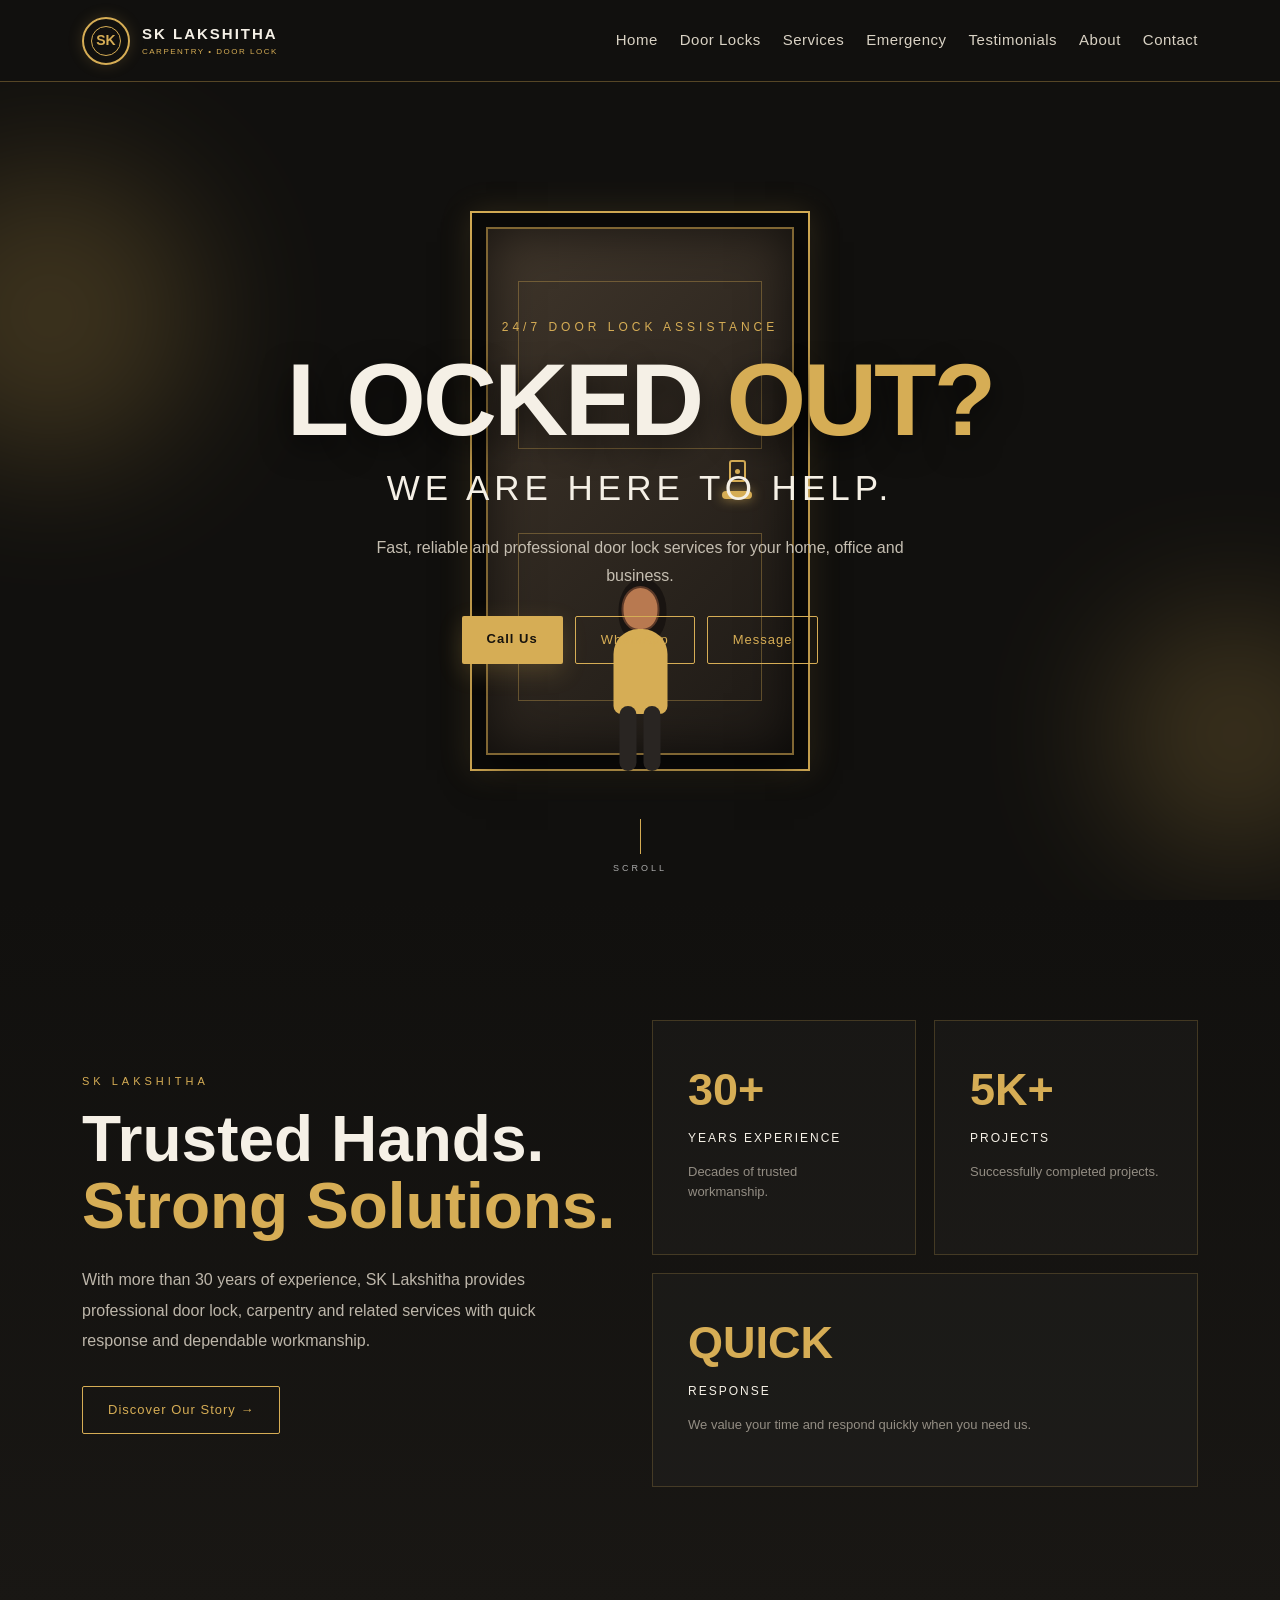
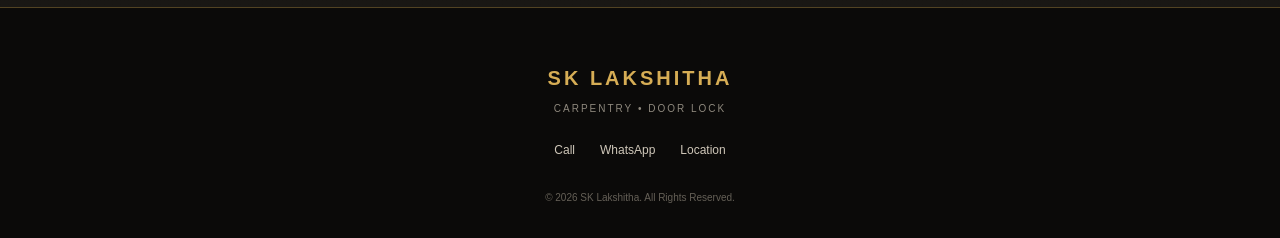
<file: index.html>
<!DOCTYPE html>
<html lang="en">
<head>
    <meta charset="UTF-8">
    <meta name="viewport" content="width=device-width, initial-scale=1.0">

    <title>SK Lakshitha | Carpentry & Door Lock</title>

    <!-- Bootstrap CSS -->
    <link
        href="https://cdn.jsdelivr.net/npm/bootstrap@5.3.3/dist/css/bootstrap.min.css"
        rel="stylesheet"
    >

    <!-- CSS -->
    <link rel="stylesheet" href="index.css">
</head>

<body>

<!-- ================= NAVBAR ================= -->

<nav class="navbar navbar-expand-lg custom-navbar">
    <div class="container">

        <!-- LOGO -->
        <a class="navbar-brand logo" href="index.html">
            <div class="logo-mark">
                <span>SK</span>
            </div>

            <div class="logo-text">
                <strong>SK LAKSHITHA</strong>
                <small>CARPENTRY • DOOR LOCK</small>
            </div>
        </a>

        <!-- Navigation -->
        <div class="nav-links">
            <a href="index.html" class="">Home</a>
            <a href="second.html">Door Locks</a>
            <a href="service.html">Services</a>
            <a href="emer.html">Emergency</a>
            <a href="testi.html">Testimonials</a>
            <a href="about.html">About</a>
            <a href="contact.html">Contact</a>
        </div>

    </div>
</nav>


<!-- ================= SECTION 1 ================= -->

<section class="hero-section">

    <!-- Background glow -->
    <div class="glow glow-one"></div>
    <div class="glow glow-two"></div>

    <!-- Floating particles -->
    <span class="particle p1"></span>
    <span class="particle p2"></span>
    <span class="particle p3"></span>
    <span class="particle p4"></span>
    <span class="particle p5"></span>

    <!-- Door -->
    <div class="door-area">

        <div class="door-frame">

            <div class="door">
                <div class="door-panel panel-one"></div>
                <div class="door-panel panel-two"></div>

                <div class="door-handle"></div>

                <div class="door-lock">
                    <span></span>
                </div>
            </div>

        </div>

        <!-- Girl -->
        <div class="girl">
            <div class="girl-head"></div>
            <div class="girl-body"></div>
            <div class="girl-leg left-leg"></div>
            <div class="girl-leg right-leg"></div>
        </div>

    </div>


    <!-- Hero Text -->
    <div class="hero-content">

        <p class="small-title">24/7 DOOR LOCK ASSISTANCE</p>

        <h1>
            LOCKED <span>OUT?</span>
        </h1>

        <h2>WE ARE HERE TO HELP.</h2>

        <p class="hero-description">
            Fast, reliable and professional door lock services
            for your home, office and business.
        </p>

        <!-- Buttons -->
        <div class="hero-buttons">

            <a href="tel:+919884363621" class="gold-btn">
                Call Us
            </a>

            <a href="https://wa.me/919884363621" class="outline-btn">
                WhatsApp
            </a>

            <a href="sms:+919884363621" class="outline-btn">
                Message
            </a>

        </div>

    </div>

    <!-- Scroll indicator -->
    <div class="scroll-indicator">
        <span></span>
        SCROLL
    </div>

</section>



<!-- ================= SECTION 2 ================= -->

<section class="intro-section">

    <div class="container">

        <div class="row align-items-center">

            <!-- LEFT -->
            <div class="col-lg-6 intro-text">

                <p class="section-label">
                    SK LAKSHITHA
                </p>

                <h2>
                    Trusted Hands.<br>
                    <span>Strong Solutions.</span>
                </h2>

                <p>
                    With more than 30 years of experience,
                    SK Lakshitha provides professional door lock,
                    carpentry and related services with quick response
                    and dependable workmanship.
                </p>

                <a href="about.html" class="learn-btn">
                    Discover Our Story →
                </a>

            </div>


            <!-- RIGHT STATS -->
            <div class="col-lg-6">

                <div class="stats-grid">

                    <div class="stat-card">
                        <div class="stat-number">30+</div>
                        <div class="stat-title">
                            YEARS EXPERIENCE
                        </div>
                        <p>
                            Decades of trusted workmanship.
                        </p>
                    </div>


                    <div class="stat-card">
                        <div class="stat-number">5K+</div>
                        <div class="stat-title">
                            PROJECTS
                        </div>
                        <p>
                            Successfully completed projects.
                        </p>
                    </div>


                    <div class="stat-card wide-card">
                        <div class="stat-number">
                            QUICK
                        </div>
                        <div class="stat-title">
                            RESPONSE
                        </div>
                        <p>
                            We value your time and respond quickly
                            when you need us.
                        </p>
                    </div>

                </div>

            </div>

        </div>

    </div>

</section>



<!-- ================= FOOTER ================= -->

<footer>

    <div class="container text-center">

        <div class="footer-logo">
            SK LAKSHITHA
        </div>

        <p>
            CARPENTRY • DOOR LOCK
        </p>

        <div class="footer-links">

            <a href="tel:+919884363621">
                Call
            </a>

            <a href="https://wa.me/919884363621">
                WhatsApp
            </a>

            <a href="https://maps.app.goo.gl/TuBu4kL8gstpTMnPA"
               target="_blank">
                Location
            </a>

        </div>

        <small>
            © 2026 SK Lakshitha. All Rights Reserved.
        </small>

    </div>

</footer>

</body>
</html>
</file>
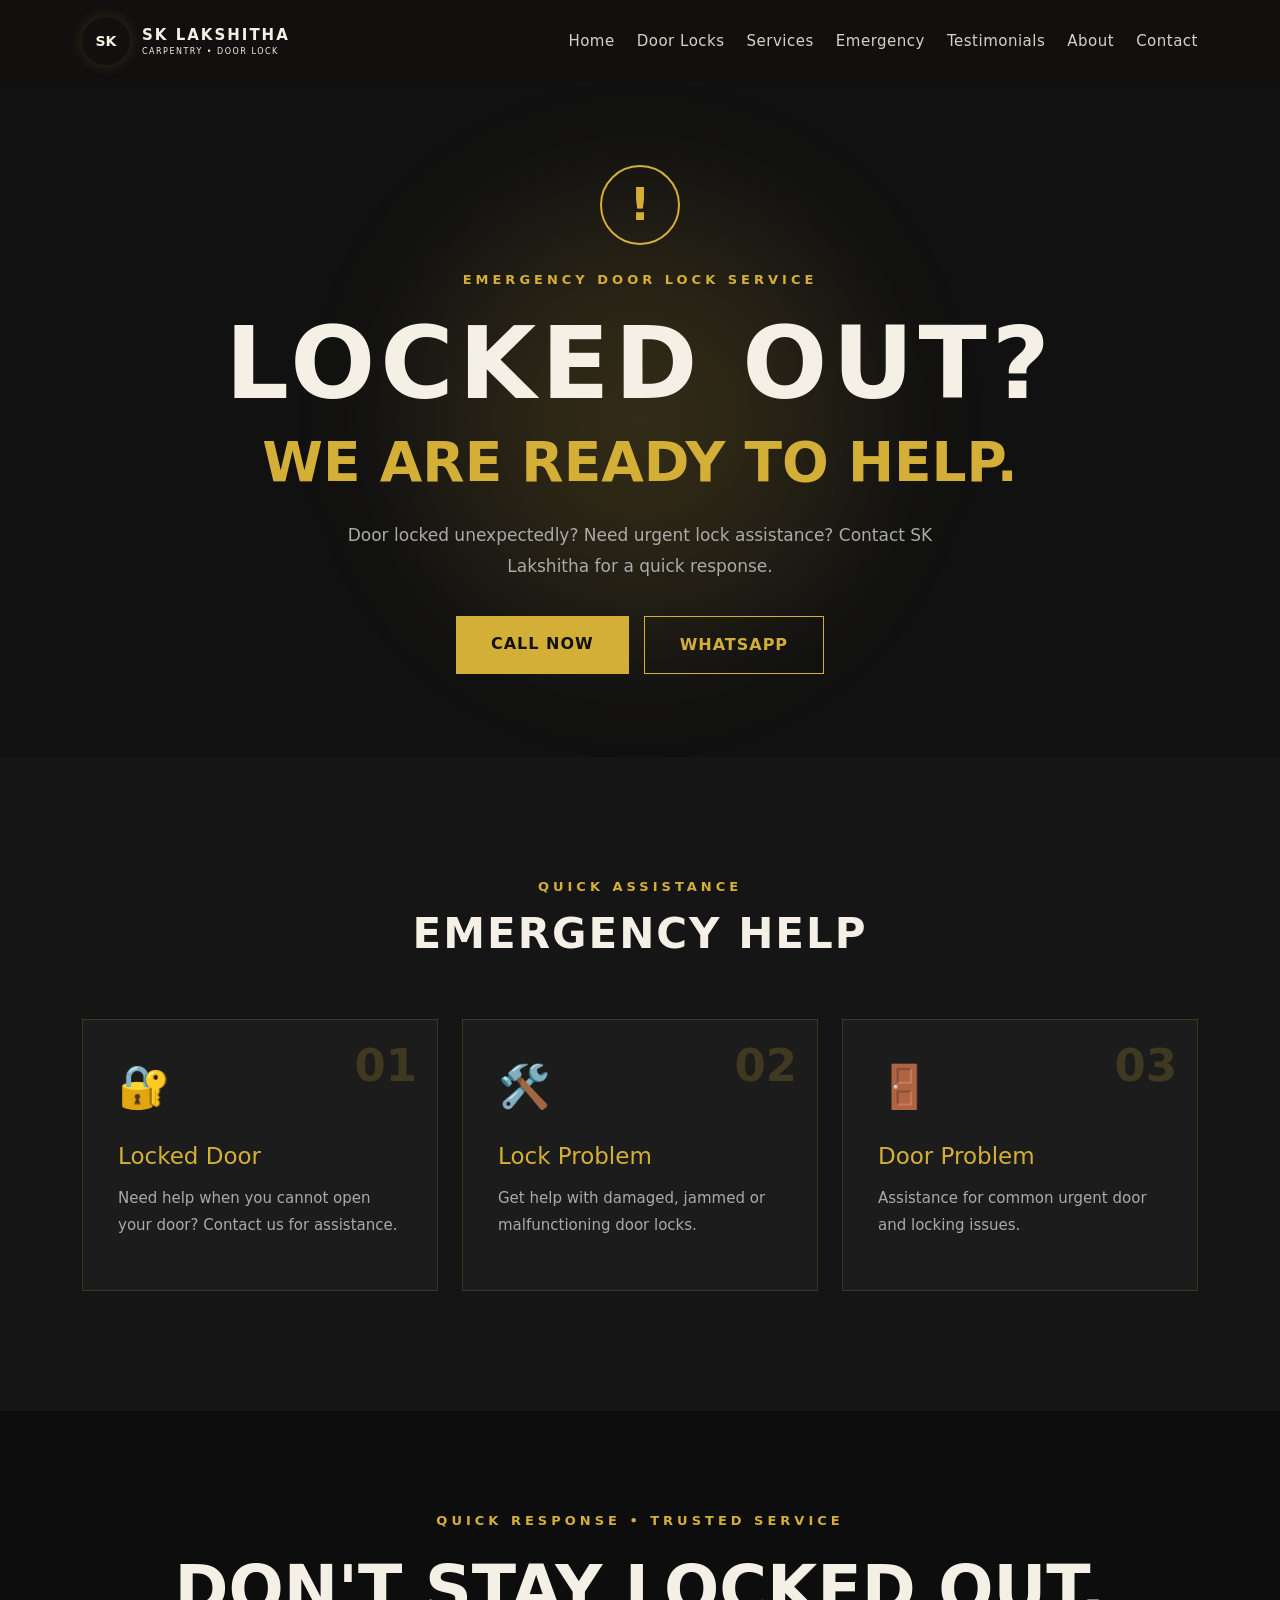
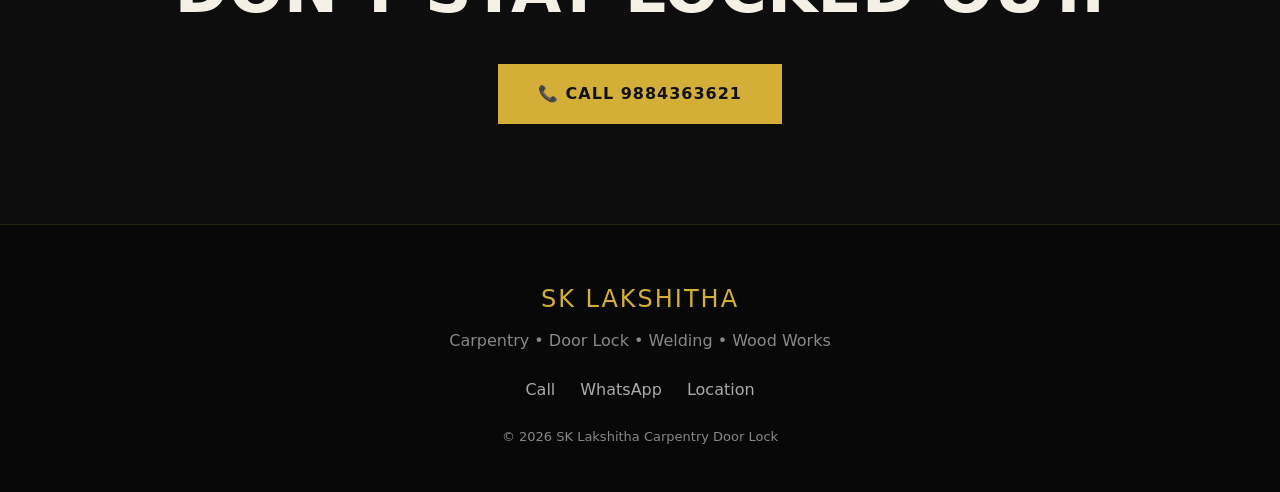
<file: emer.html>
<!DOCTYPE html>
<html lang="en">

<head>
    <meta charset="UTF-8">
    <meta name="viewport" content="width=device-width, initial-scale=1.0">

    <title>Emergency | SK Lakshitha</title>

    <!-- Bootstrap CSS -->
    <link
        href="https://cdn.jsdelivr.net/npm/bootstrap@5.3.3/dist/css/bootstrap.min.css"
        rel="stylesheet">

    <!-- Custom CSS -->
    <link rel="stylesheet" href="emer.css">
</head>

<body>

    
<nav class="navbar navbar-expand-lg custom-navbar">
    <div class="container">

        <!-- LOGO -->
        <a class="navbar-brand logo" href="index.html">
            <div class="logo-mark">
                <span>SK</span>
            </div>

            <div class="logo-text">
                <strong>SK LAKSHITHA</strong>
                <small>CARPENTRY • DOOR LOCK</small>
            </div>
        </a>

        <!-- Navigation -->
        <div class="nav-links">
            <a href="index.html" class="">Home</a>
            <a href="second.html">Door Locks</a>
            <a href="service.html">Services</a>
            <a href="emer.html">Emergency</a>
            <a href="testi.html">Testimonials</a>
            <a href="about.html">About</a>
            <a href="contact.html">Contact</a>
        </div>

    </div>
</nav>

    <!-- ================= EMERGENCY HERO ================= -->

    <section class="emergency-hero">

        <div class="container">

            <div class="emergency-content text-center">

                <div class="emergency-symbol">
                    !
                </div>

                <p class="emergency-label">
                    EMERGENCY DOOR LOCK SERVICE
                </p>

                <h1>
                    LOCKED OUT?
                </h1>

                <h2>
                    WE ARE READY TO HELP.
                </h2>

                <p class="emergency-description">
                    Door locked unexpectedly? Need urgent
                    lock assistance? Contact SK Lakshitha
                    for a quick response.
                </p>


                <!-- Buttons -->

                <div class="emergency-buttons">

                    <a
                        href="tel:+919884363621"
                        class="emergency-call">
                        CALL NOW
                    </a>

                    <a
                        href="https://wa.me/919884363621"
                        class="emergency-whatsapp">
                        WHATSAPP
                    </a>

                </div>

            </div>

        </div>

    </section>


    <!-- ================= EMERGENCY SERVICES ================= -->

    <section class="emergency-services">

        <div class="container">

            <div class="section-heading text-center">

                <p>QUICK ASSISTANCE</p>

                <h2>
                    EMERGENCY HELP
                </h2>

            </div>


            <div class="row g-4">


                <!-- 01 -->

                <div class="col-12 col-md-4">

                    <div class="emergency-card">

                        <span class="card-number">
                            01
                        </span>

                        <div class="card-icon">
                            🔐
                        </div>

                        <h3>
                            Locked Door
                        </h3>

                        <p>
                            Need help when you cannot open
                            your door? Contact us for assistance.
                        </p>

                    </div>

                </div>


                <!-- 02 -->

                <div class="col-12 col-md-4">

                    <div class="emergency-card">

                        <span class="card-number">
                            02
                        </span>

                        <div class="card-icon">
                            🛠️
                        </div>

                        <h3>
                            Lock Problem
                        </h3>

                        <p>
                            Get help with damaged, jammed or
                            malfunctioning door locks.
                        </p>

                    </div>

                </div>


                <!-- 03 -->

                <div class="col-12 col-md-4">

                    <div class="emergency-card">

                        <span class="card-number">
                            03
                        </span>

                        <div class="card-icon">
                            🚪
                        </div>

                        <h3>
                            Door Problem
                        </h3>

                        <p>
                            Assistance for common urgent
                            door and locking issues.
                        </p>

                    </div>

                </div>

            </div>

        </div>

    </section>


    <!-- ================= EMERGENCY CTA ================= -->

    <section class="emergency-cta">

        <div class="container text-center">

            <p>
                QUICK RESPONSE • TRUSTED SERVICE
            </p>

            <h2>
                DON'T STAY LOCKED OUT.
            </h2>

            <a
                href="tel:+919884363621"
                class="big-call-button">

                📞 CALL 9884363621

            </a>

        </div>

    </section>


    <!-- ================= FOOTER ================= -->

    <footer class="custom-footer">

        <div class="container text-center">

            <h4>
                SK LAKSHITHA
            </h4>

            <p>
                Carpentry • Door Lock • Welding • Wood Works
            </p>

            <div class="footer-links">

                <a href="tel:+919884363621">
                    Call
                </a>

                <a href="https://wa.me/919884363621">
                    WhatsApp
                </a>

                <a href="https://maps.app.goo.gl/TuBu4kL8gstpTMnPA">
                    Location
                </a>

            </div>

            <p class="copyright">
                © 2026 SK Lakshitha Carpentry Door Lock
            </p>

        </div>

    </footer>

</body>
</html>
</file>
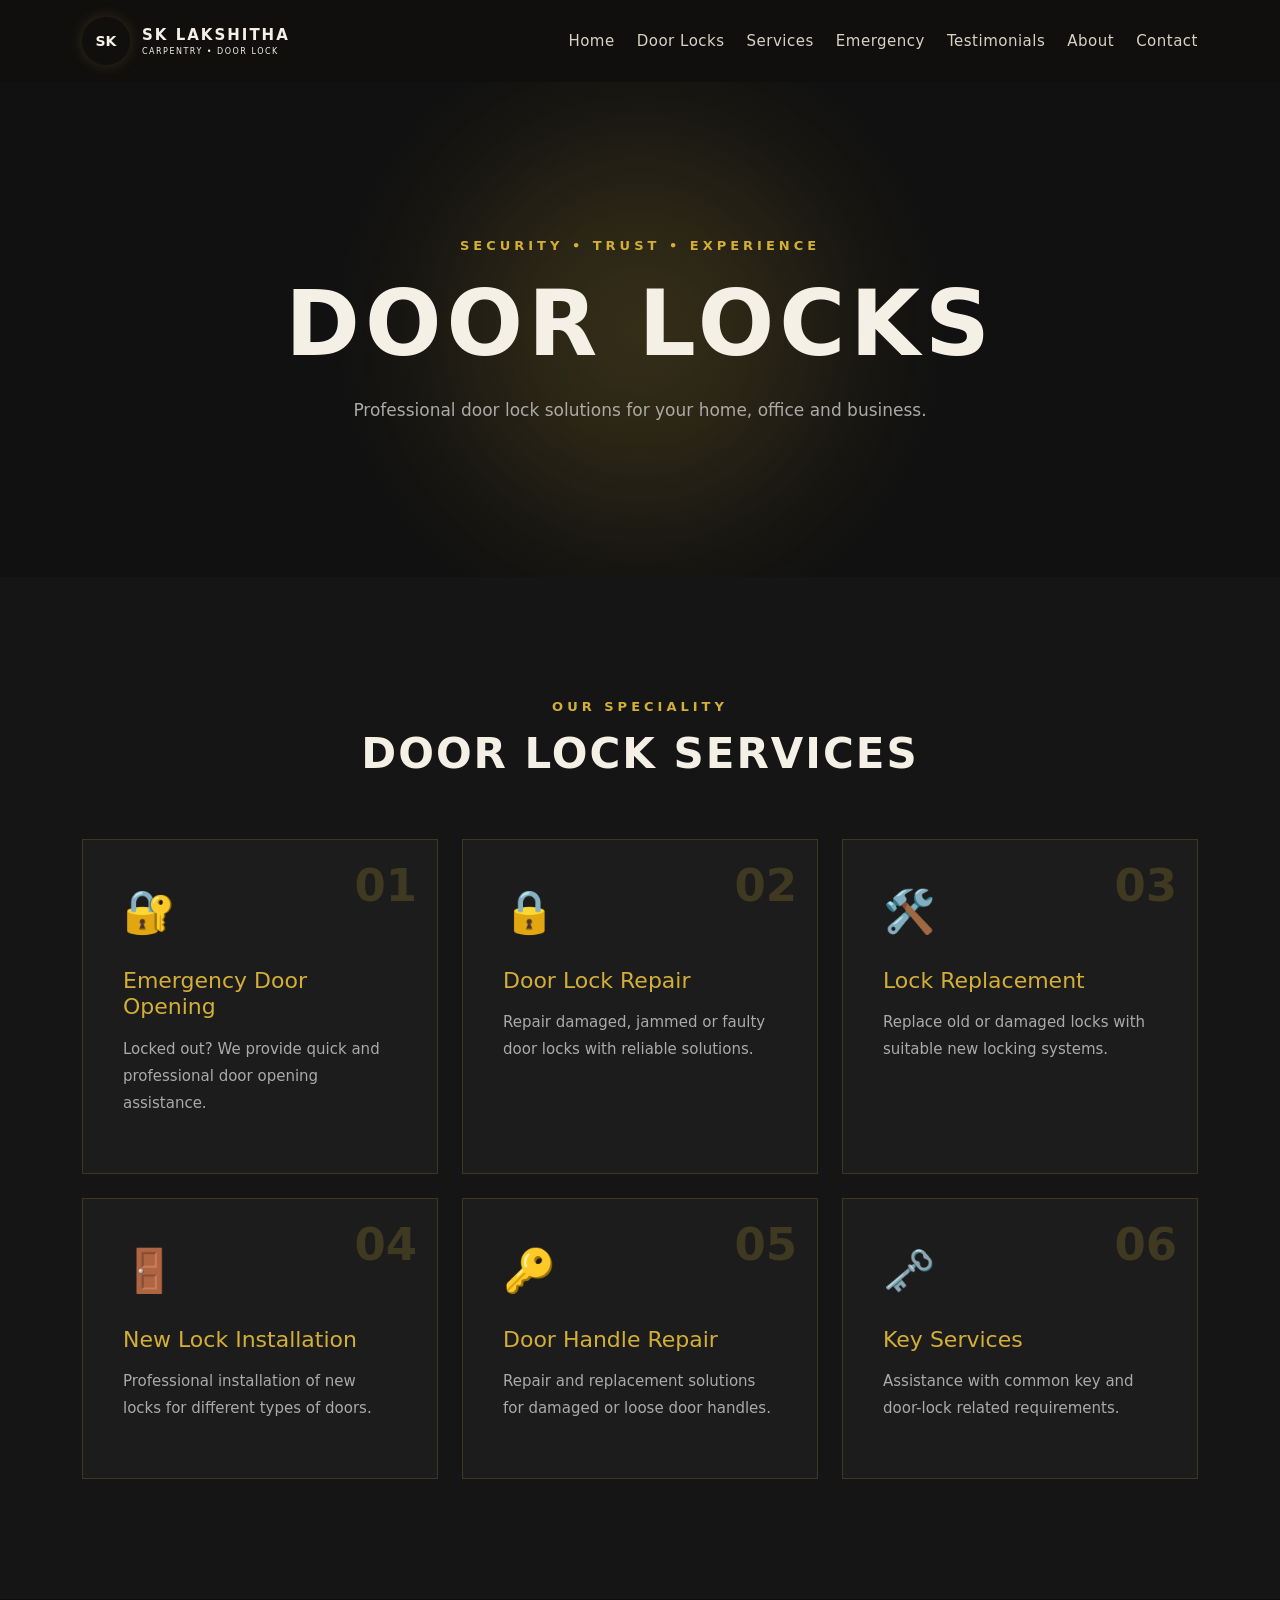
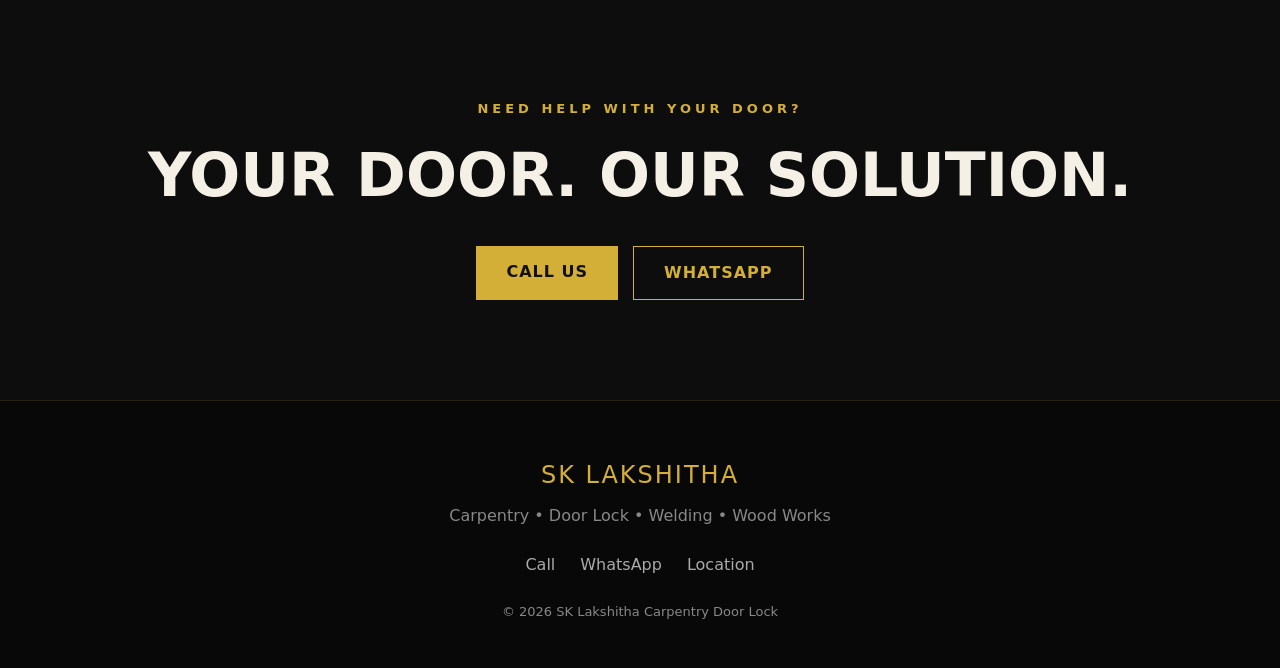
<file: second.html>
<!DOCTYPE html>
<html lang="en">

<head>
    <meta charset="UTF-8">
    <meta name="viewport" content="width=device-width, initial-scale=1.0">

    <title>Door Locks | SK Lakshitha</title>

    <!-- Bootstrap CSS -->
    <link
        href="https://cdn.jsdelivr.net/npm/bootstrap@5.3.3/dist/css/bootstrap.min.css"
        rel="stylesheet">

    <!-- Custom CSS -->
    <link rel="stylesheet" href="second.css">
</head>

<body>

    <!-- ================= NAVBAR ================= -->


<nav class="navbar navbar-expand-lg custom-navbar">
    <div class="container">

        <!-- LOGO -->
        <a class="navbar-brand logo" href="index.html">
            <div class="logo-mark">
                <span>SK</span>
            </div>

            <div class="logo-text">
                <strong>SK LAKSHITHA</strong>
                <small>CARPENTRY • DOOR LOCK</small>
            </div>
        </a>

        <!-- Navigation -->
        <div class="nav-links">
            <a href="index.html" class="">Home</a>
            <a href="second.html">Door Locks</a>
            <a href="service.html">Services</a>
            <a href="emer.html">Emergency</a>
            <a href="testi.html">Testimonials</a>
            <a href="about.html">About</a>
            <a href="contact.html">Contact</a>
        </div>

    </div>
</nav>
    <!-- ================= PAGE HERO ================= -->

    <section class="page-hero">

        <div class="container text-center">

            <p class="gold-small">
                SECURITY • TRUST • EXPERIENCE
            </p>

            <h1>DOOR LOCKS</h1>

            <p class="hero-description">
                Professional door lock solutions for your
                home, office and business.
            </p>

        </div>

    </section>


    <!-- ================= LOCK SERVICES ================= -->

    <section class="lock-section">

        <div class="container">

            <div class="section-heading text-center">

                <p>OUR SPECIALITY</p>

                <h2>DOOR LOCK SERVICES</h2>

            </div>


            <div class="row g-4">


                <!-- 01 -->

                <div class="col-12 col-sm-6 col-lg-4">

                    <div class="lock-card">

                        <span class="lock-number">01</span>

                        <div class="lock-icon">
                            🔐
                        </div>

                        <h3>
                            Emergency Door Opening
                        </h3>

                        <p>
                            Locked out? We provide quick and
                            professional door opening assistance.
                        </p>

                    </div>

                </div>


                <!-- 02 -->

                <div class="col-12 col-sm-6 col-lg-4">

                    <div class="lock-card">

                        <span class="lock-number">02</span>

                        <div class="lock-icon">
                            🔒
                        </div>

                        <h3>
                            Door Lock Repair
                        </h3>

                        <p>
                            Repair damaged, jammed or faulty
                            door locks with reliable solutions.
                        </p>

                    </div>

                </div>


                <!-- 03 -->

                <div class="col-12 col-sm-6 col-lg-4">

                    <div class="lock-card">

                        <span class="lock-number">03</span>

                        <div class="lock-icon">
                            🛠️
                        </div>

                        <h3>
                            Lock Replacement
                        </h3>

                        <p>
                            Replace old or damaged locks with
                            suitable new locking systems.
                        </p>

                    </div>

                </div>


                <!-- 04 -->

                <div class="col-12 col-sm-6 col-lg-4">

                    <div class="lock-card">

                        <span class="lock-number">04</span>

                        <div class="lock-icon">
                            🚪
                        </div>

                        <h3>
                            New Lock Installation
                        </h3>

                        <p>
                            Professional installation of new
                            locks for different types of doors.
                        </p>

                    </div>

                </div>


                <!-- 05 -->

                <div class="col-12 col-sm-6 col-lg-4">

                    <div class="lock-card">

                        <span class="lock-number">05</span>

                        <div class="lock-icon">
                            🔑
                        </div>

                        <h3>
                            Door Handle Repair
                        </h3>

                        <p>
                            Repair and replacement solutions
                            for damaged or loose door handles.
                        </p>

                    </div>

                </div>


                <!-- 06 -->

                <div class="col-12 col-sm-6 col-lg-4">

                    <div class="lock-card">

                        <span class="lock-number">06</span>

                        <div class="lock-icon">
                            🗝️
                        </div>

                        <h3>
                            Key Services
                        </h3>

                        <p>
                            Assistance with common key and
                            door-lock related requirements.
                        </p>

                    </div>

                </div>

            </div>

        </div>

    </section>


    <!-- ================= CTA ================= -->

    <section class="lock-cta">

        <div class="container text-center">

            <p>NEED HELP WITH YOUR DOOR?</p>

            <h2>
                YOUR DOOR. OUR SOLUTION.
            </h2>

            <div class="cta-buttons">

                <a
                    href="tel:+919884363621"
                    class="gold-btn">
                    CALL US
                </a>

                <a
                    href="https://wa.me/919884363621"
                    class="outline-btn">
                    WHATSAPP
                </a>

            </div>

        </div>

    </section>


    <!-- ================= FOOTER ================= -->

    <footer class="custom-footer">

        <div class="container text-center">

            <h4>
                SK LAKSHITHA
            </h4>

            <p>
                Carpentry • Door Lock • Welding • Wood Works
            </p>

            <div class="footer-links">

                <a href="tel:+919884363621">
                    Call
                </a>

                <a href="https://wa.me/919884363621">
                    WhatsApp
                </a>

                <a href="https://maps.app.goo.gl/TuBu4kL8gstpTMnPA">
                    Location
                </a>

            </div>

            <p class="copyright">
                © 2026 SK Lakshitha Carpentry Door Lock
            </p>

        </div>

    </footer>

</body>
</html>
</file>
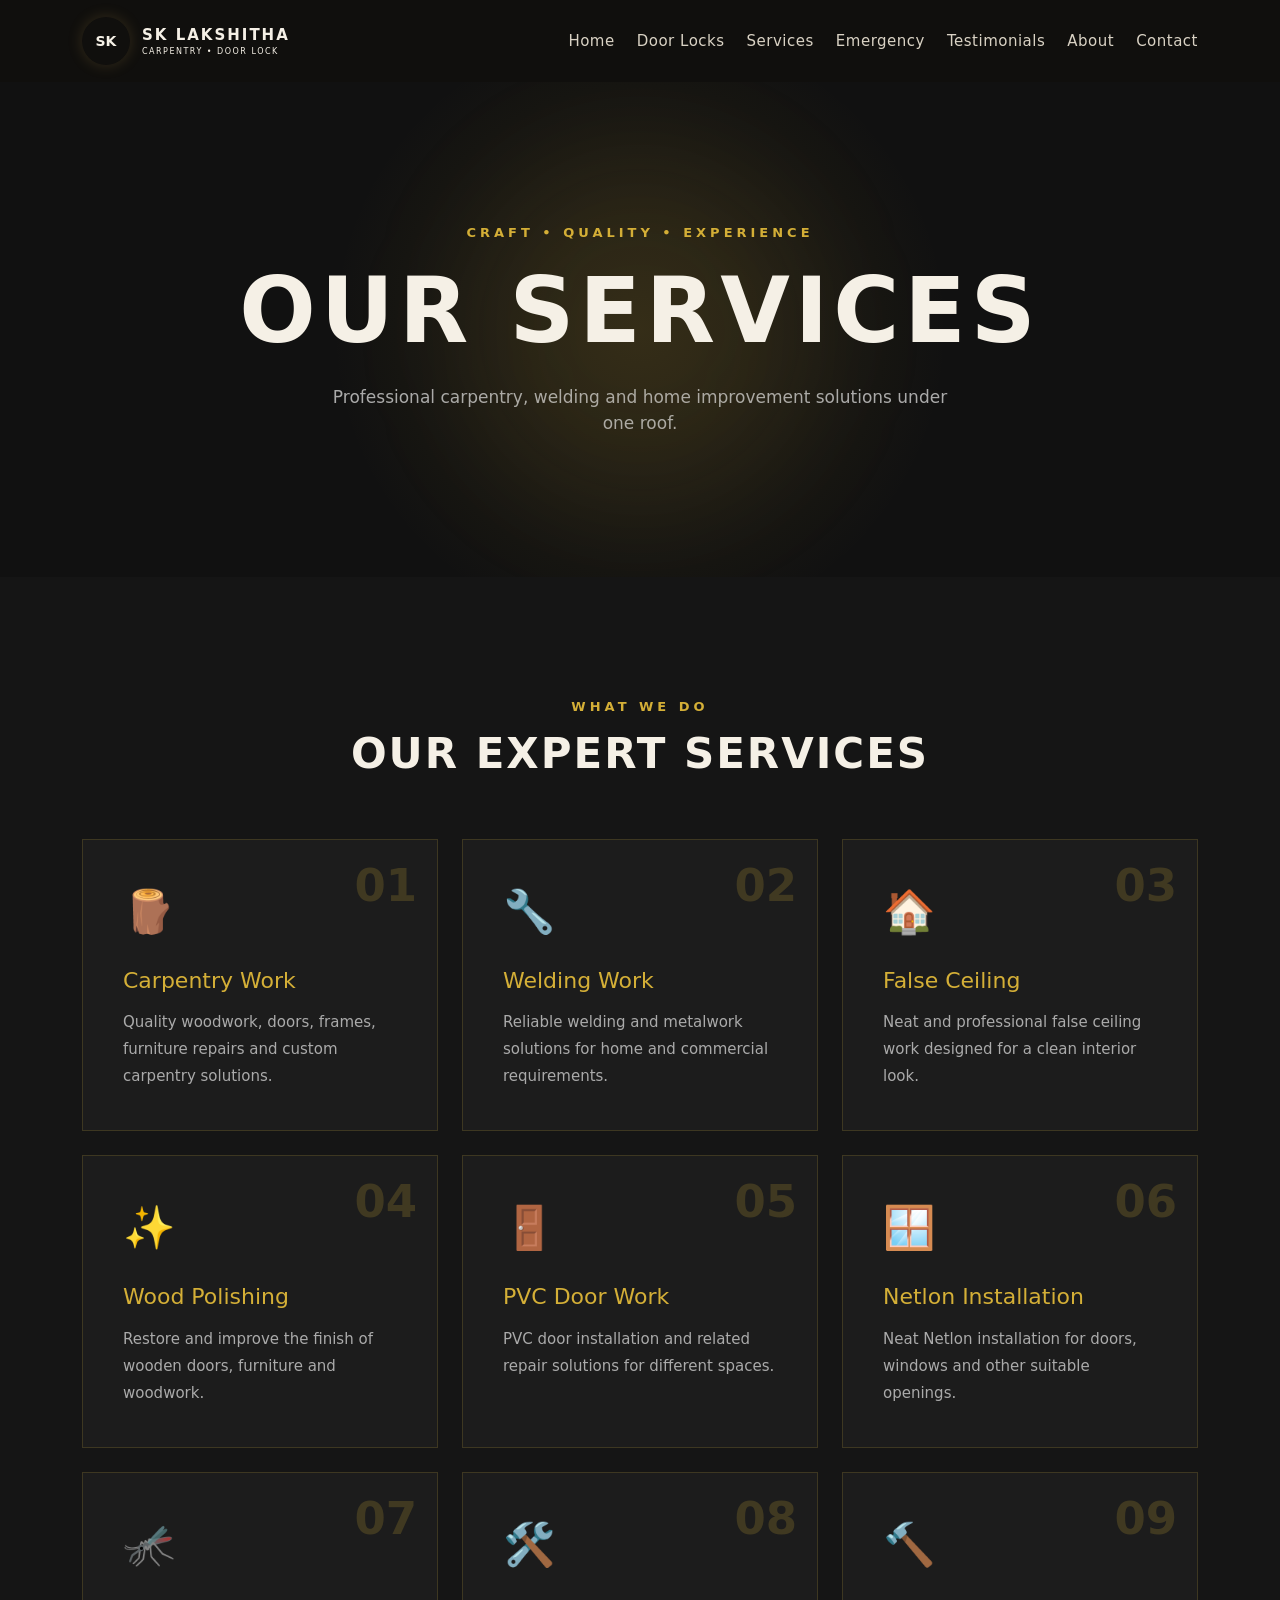
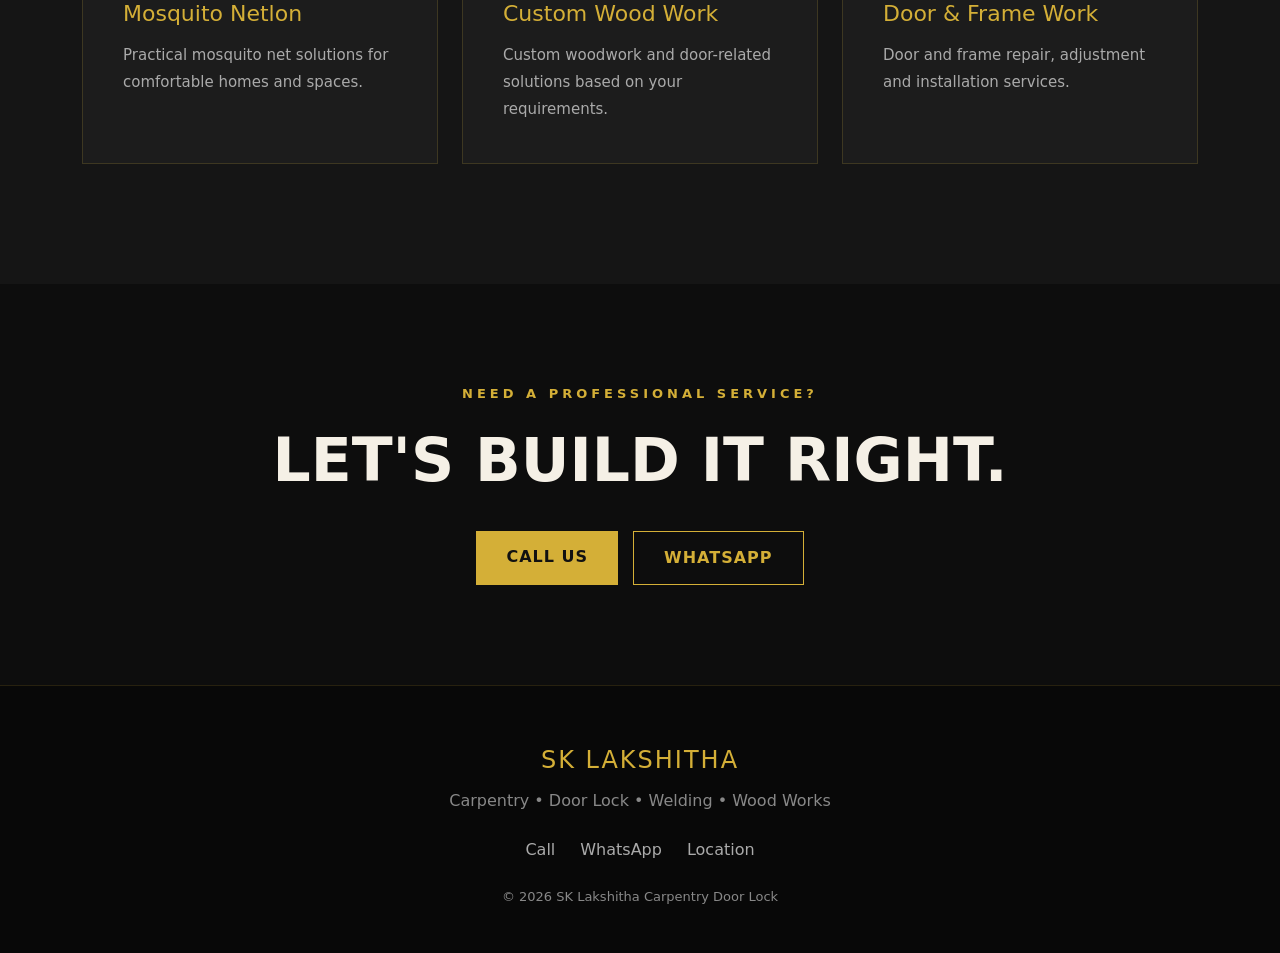
<file: service.html>
<!DOCTYPE html>
<html lang="en">

<head>
    <meta charset="UTF-8">
    <meta name="viewport" content="width=device-width, initial-scale=1.0">

    <title>Services | SK Lakshitha</title>

    <!-- Bootstrap CSS -->
    <link
        href="https://cdn.jsdelivr.net/npm/bootstrap@5.3.3/dist/css/bootstrap.min.css"
        rel="stylesheet">

    <!-- Custom CSS -->
    <link rel="stylesheet" href="service.css">
</head>

<body>

    <!-- ================= NAVBAR ================= -->

 
<nav class="navbar navbar-expand-lg custom-navbar">
    <div class="container">

        <!-- LOGO -->
        <a class="navbar-brand logo" href="index.html">
            <div class="logo-mark">
                <span>SK</span>
            </div>

            <div class="logo-text">
                <strong>SK LAKSHITHA</strong>
                <small>CARPENTRY • DOOR LOCK</small>
            </div>
        </a>

        <!-- Navigation -->
        <div class="nav-links">
            <a href="index.html" class="">Home</a>
            <a href="second.html">Door Locks</a>
            <a href="service.html">Services</a>
            <a href="emer.html">Emergency</a>
            <a href="testi.html">Testimonials</a>
            <a href="about.html">About</a>
            <a href="contact.html">Contact</a>
        </div>

    </div>
</nav>

    <!-- ================= HERO ================= -->

    <section class="service-hero">

        <div class="container text-center">

            <p class="gold-small">
                CRAFT • QUALITY • EXPERIENCE
            </p>

            <h1>OUR SERVICES</h1>

            <p class="hero-text">
                Professional carpentry, welding and home
                improvement solutions under one roof.
            </p>

        </div>

    </section>


    <!-- ================= SERVICES ================= -->

    <section class="services-section">

        <div class="container">

            <div class="section-heading text-center">

                <p>WHAT WE DO</p>

                <h2>OUR EXPERT SERVICES</h2>

            </div>


            <div class="row g-4">


                <!-- SERVICE 01 -->

                <div class="col-12 col-sm-6 col-lg-4">

                    <div class="service-card">

                        <span class="service-number">
                            01
                        </span>

                        <div class="service-icon">
                            🪵
                        </div>

                        <h3>
                            Carpentry Work
                        </h3>

                        <p>
                            Quality woodwork, doors, frames,
                            furniture repairs and custom
                            carpentry solutions.
                        </p>

                    </div>

                </div>


                <!-- SERVICE 02 -->

                <div class="col-12 col-sm-6 col-lg-4">

                    <div class="service-card">

                        <span class="service-number">
                            02
                        </span>

                        <div class="service-icon">
                            🔧
                        </div>

                        <h3>
                            Welding Work
                        </h3>

                        <p>
                            Reliable welding and metalwork
                            solutions for home and commercial
                            requirements.
                        </p>

                    </div>

                </div>


                <!-- SERVICE 03 -->

                <div class="col-12 col-sm-6 col-lg-4">

                    <div class="service-card">

                        <span class="service-number">
                            03
                        </span>

                        <div class="service-icon">
                            🏠
                        </div>

                        <h3>
                            False Ceiling
                        </h3>

                        <p>
                            Neat and professional false ceiling
                            work designed for a clean interior look.
                        </p>

                    </div>

                </div>


                <!-- SERVICE 04 -->

                <div class="col-12 col-sm-6 col-lg-4">

                    <div class="service-card">

                        <span class="service-number">
                            04
                        </span>

                        <div class="service-icon">
                            ✨
                        </div>

                        <h3>
                            Wood Polishing
                        </h3>

                        <p>
                            Restore and improve the finish of
                            wooden doors, furniture and woodwork.
                        </p>

                    </div>

                </div>


                <!-- SERVICE 05 -->

                <div class="col-12 col-sm-6 col-lg-4">

                    <div class="service-card">

                        <span class="service-number">
                            05
                        </span>

                        <div class="service-icon">
                            🚪
                        </div>

                        <h3>
                            PVC Door Work
                        </h3>

                        <p>
                            PVC door installation and related
                            repair solutions for different spaces.
                        </p>

                    </div>

                </div>


                <!-- SERVICE 06 -->

                <div class="col-12 col-sm-6 col-lg-4">

                    <div class="service-card">

                        <span class="service-number">
                            06
                        </span>

                        <div class="service-icon">
                            🪟
                        </div>

                        <h3>
                            Netlon Installation
                        </h3>

                        <p>
                            Neat Netlon installation for doors,
                            windows and other suitable openings.
                        </p>

                    </div>

                </div>


                <!-- SERVICE 07 -->

                <div class="col-12 col-sm-6 col-lg-4">

                    <div class="service-card">

                        <span class="service-number">
                            07
                        </span>

                        <div class="service-icon">
                            🦟
                        </div>

                        <h3>
                            Mosquito Netlon
                        </h3>

                        <p>
                            Practical mosquito net solutions
                            for comfortable homes and spaces.
                        </p>

                    </div>

                </div>


                <!-- SERVICE 08 -->

                <div class="col-12 col-sm-6 col-lg-4">

                    <div class="service-card">

                        <span class="service-number">
                            08
                        </span>

                        <div class="service-icon">
                            🛠️
                        </div>

                        <h3>
                            Custom Wood Work
                        </h3>

                        <p>
                            Custom woodwork and door-related
                            solutions based on your requirements.
                        </p>

                    </div>

                </div>


                <!-- SERVICE 09 -->

                <div class="col-12 col-sm-6 col-lg-4">

                    <div class="service-card">

                        <span class="service-number">
                            09
                        </span>

                        <div class="service-icon">
                            🔨
                        </div>

                        <h3>
                            Door & Frame Work
                        </h3>

                        <p>
                            Door and frame repair, adjustment
                            and installation services.
                        </p>

                    </div>

                </div>

            </div>

        </div>

    </section>


    <!-- ================= CTA ================= -->

    <section class="service-cta">

        <div class="container text-center">

            <p>
                NEED A PROFESSIONAL SERVICE?
            </p>

            <h2>
                LET'S BUILD IT RIGHT.
            </h2>

            <div class="cta-buttons">

                <a
                    href="tel:+919884363621"
                    class="gold-btn">
                    CALL US
                </a>

                <a
                    href="https://wa.me/919884363621"
                    class="outline-btn">
                    WHATSAPP
                </a>

            </div>

        </div>

    </section>


    <!-- ================= FOOTER ================= -->

    <footer class="custom-footer">

        <div class="container text-center">

            <h4>
                SK LAKSHITHA
            </h4>

            <p>
                Carpentry • Door Lock • Welding • Wood Works
            </p>

            <div class="footer-links">

                <a href="tel:+919884363621">
                    Call
                </a>

                <a href="https://wa.me/919884363621">
                    WhatsApp
                </a>

                <a href="https://maps.app.goo.gl/TuBu4kL8gstpTMnPA">
                    Location
                </a>

            </div>

            <p class="copyright">
                © 2026 SK Lakshitha Carpentry Door Lock
            </p>

        </div>

    </footer>

</body>
</html>
</file>
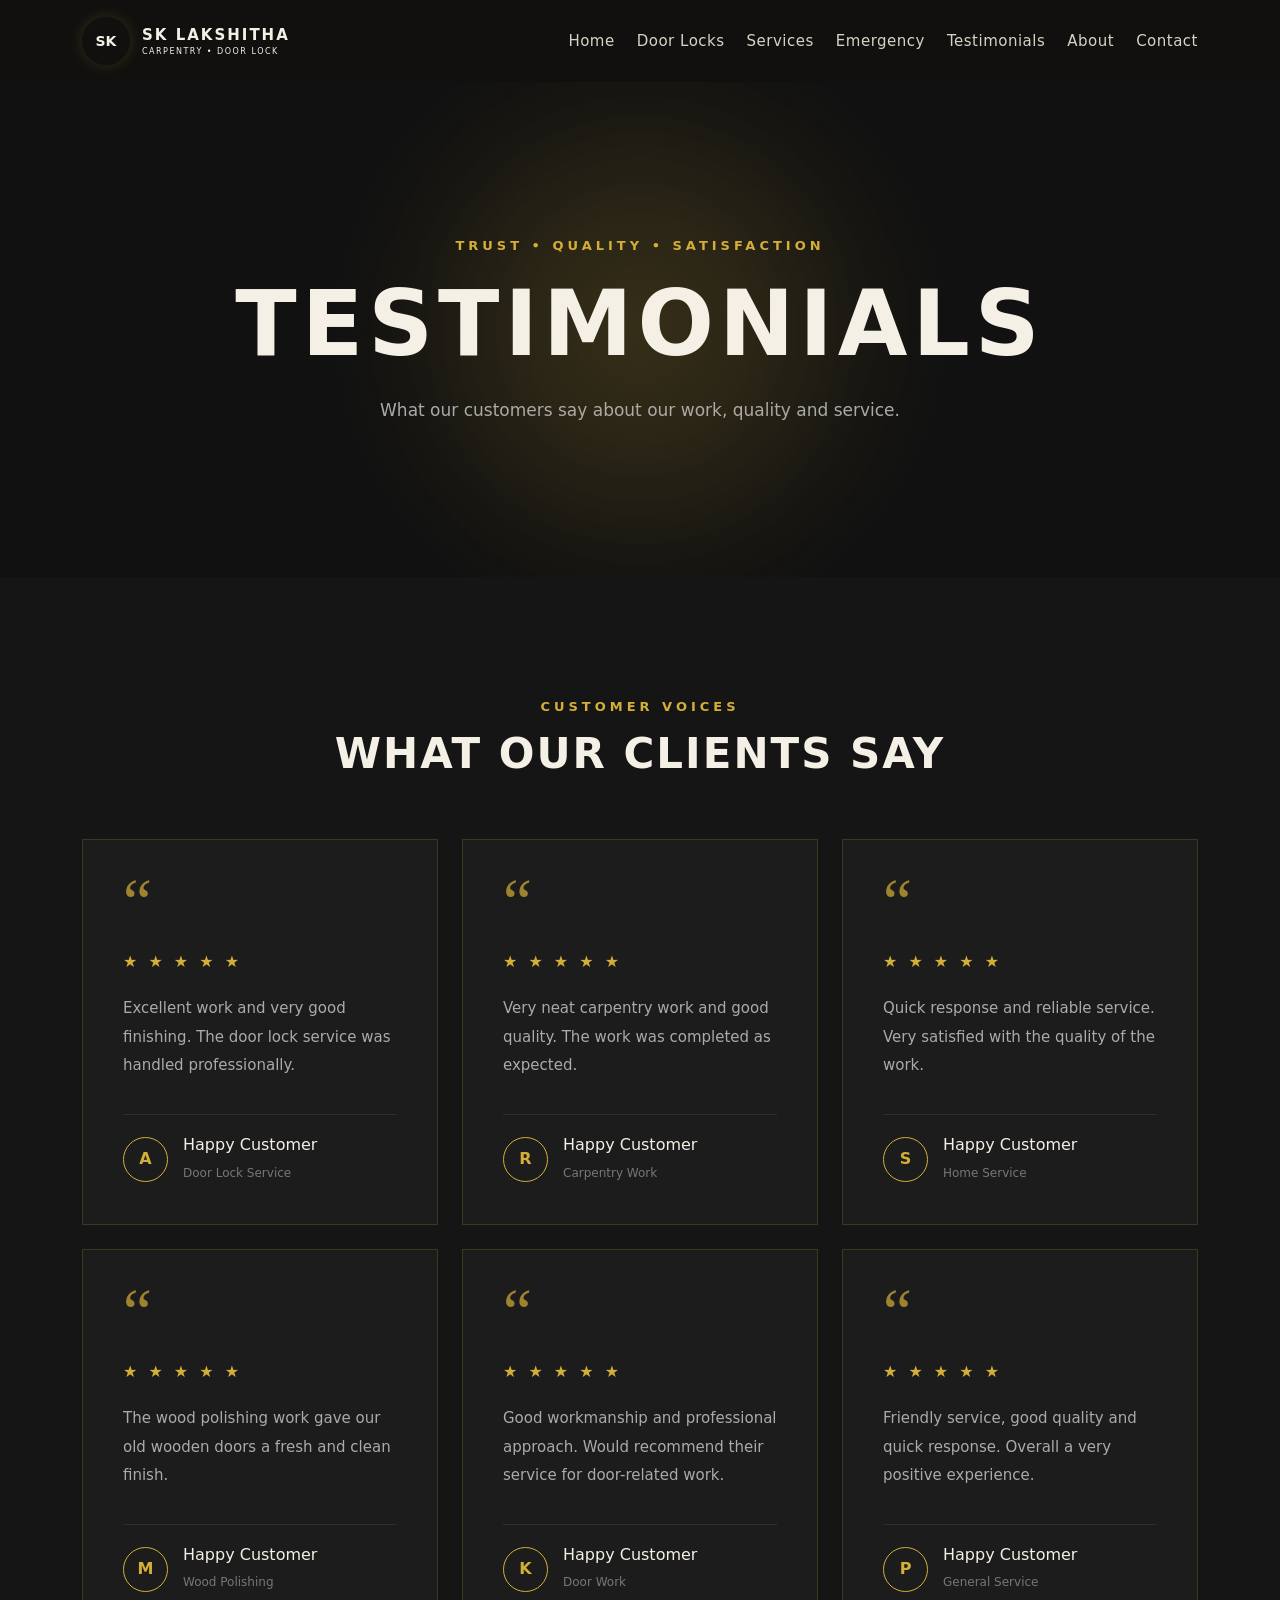
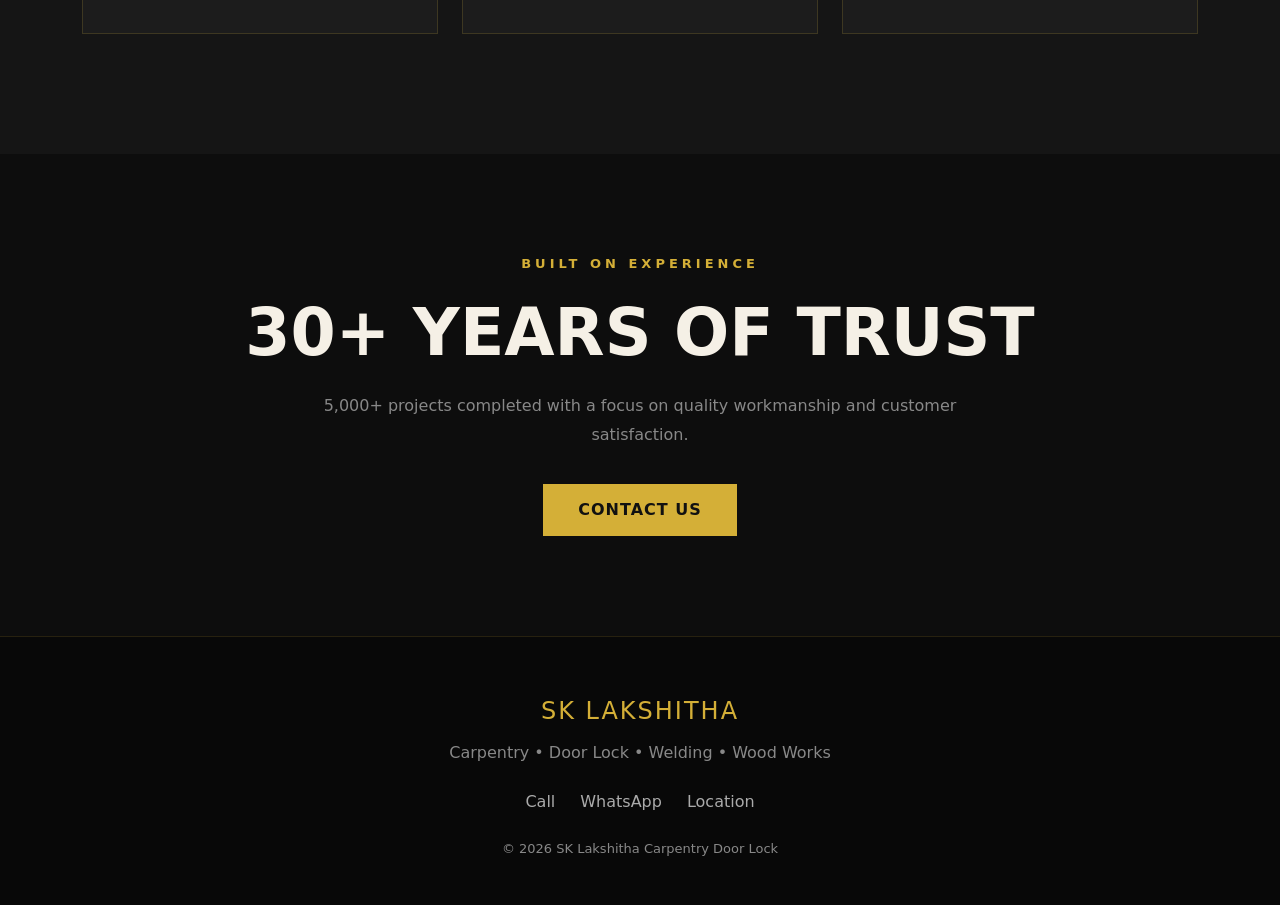
<file: testi.html>
<!DOCTYPE html>
<html lang="en">

<head>
    <meta charset="UTF-8">
    <meta name="viewport" content="width=device-width, initial-scale=1.0">

    <title>Testimonials | SK Lakshitha</title>

    <!-- Bootstrap CSS -->
    <link
        href="https://cdn.jsdelivr.net/npm/bootstrap@5.3.3/dist/css/bootstrap.min.css"
        rel="stylesheet">

    <!-- Custom CSS -->
    <link rel="stylesheet" href="testi.css">
</head>

<body>

    <!-- ================= NAVBAR ================= -->

<nav class="navbar navbar-expand-lg custom-navbar">
    <div class="container">

        <!-- LOGO -->
        <a class="navbar-brand logo" href="index.html">
            <div class="logo-mark">
                <span>SK</span>
            </div>

            <div class="logo-text">
                <strong>SK LAKSHITHA</strong>
                <small>CARPENTRY • DOOR LOCK</small>
            </div>
        </a>

        <!-- Navigation -->
        <div class="nav-links">
            <a href="index.html" class="">Home</a>
            <a href="second.html">Door Locks</a>
            <a href="service.html">Services</a>
            <a href="emer.html">Emergency</a>
            <a href="testi.html">Testimonials</a>
            <a href="about.html">About</a>
            <a href="contact.html">Contact</a>
        </div>

    </div>
</nav>

    <!-- ================= HERO ================= -->

    <section class="testimonial-hero">

        <div class="container text-center">

            <p class="gold-small">
                TRUST • QUALITY • SATISFACTION
            </p>

            <h1>TESTIMONIALS</h1>

            <p class="hero-text">
                What our customers say about our work,
                quality and service.
            </p>

        </div>

    </section>


    <!-- ================= TESTIMONIALS ================= -->

    <section class="testimonial-section">

        <div class="container">

            <div class="section-heading text-center">

                <p>CUSTOMER VOICES</p>

                <h2>WHAT OUR CLIENTS SAY</h2>

            </div>


            <div class="row g-4">


                <!-- TESTIMONIAL 01 -->

                <div class="col-12 col-md-6 col-lg-4">

                    <div class="testimonial-card">

                        <div class="quote-mark">
                            “
                        </div>

                        <div class="stars">
                            ★ ★ ★ ★ ★
                        </div>

                        <p class="review">
                            Excellent work and very good
                            finishing. The door lock service
                            was handled professionally.
                        </p>

                        <div class="customer">

                            <div class="customer-circle">
                                A
                            </div>

                            <div>
                                <h4>
                                    Happy Customer
                                </h4>

                                <span>
                                    Door Lock Service
                                </span>
                            </div>

                        </div>

                    </div>

                </div>


                <!-- TESTIMONIAL 02 -->

                <div class="col-12 col-md-6 col-lg-4">

                    <div class="testimonial-card">

                        <div class="quote-mark">
                            “
                        </div>

                        <div class="stars">
                            ★ ★ ★ ★ ★
                        </div>

                        <p class="review">
                            Very neat carpentry work and
                            good quality. The work was completed
                            as expected.
                        </p>

                        <div class="customer">

                            <div class="customer-circle">
                                R
                            </div>

                            <div>
                                <h4>
                                    Happy Customer
                                </h4>

                                <span>
                                    Carpentry Work
                                </span>
                            </div>

                        </div>

                    </div>

                </div>


                <!-- TESTIMONIAL 03 -->

                <div class="col-12 col-md-6 col-lg-4">

                    <div class="testimonial-card">

                        <div class="quote-mark">
                            “
                        </div>

                        <div class="stars">
                            ★ ★ ★ ★ ★
                        </div>

                        <p class="review">
                            Quick response and reliable service.
                            Very satisfied with the quality
                            of the work.
                        </p>

                        <div class="customer">

                            <div class="customer-circle">
                                S
                            </div>

                            <div>
                                <h4>
                                    Happy Customer
                                </h4>

                                <span>
                                    Home Service
                                </span>
                            </div>

                        </div>

                    </div>

                </div>


                <!-- TESTIMONIAL 04 -->

                <div class="col-12 col-md-6 col-lg-4">

                    <div class="testimonial-card">

                        <div class="quote-mark">
                            “
                        </div>

                        <div class="stars">
                            ★ ★ ★ ★ ★
                        </div>

                        <p class="review">
                            The wood polishing work gave our
                            old wooden doors a fresh and
                            clean finish.
                        </p>

                        <div class="customer">

                            <div class="customer-circle">
                                M
                            </div>

                            <div>
                                <h4>
                                    Happy Customer
                                </h4>

                                <span>
                                    Wood Polishing
                                </span>
                            </div>

                        </div>

                    </div>

                </div>


                <!-- TESTIMONIAL 05 -->

                <div class="col-12 col-md-6 col-lg-4">

                    <div class="testimonial-card">

                        <div class="quote-mark">
                            “
                        </div>

                        <div class="stars">
                            ★ ★ ★ ★ ★
                        </div>

                        <p class="review">
                            Good workmanship and professional
                            approach. Would recommend their
                            service for door-related work.
                        </p>

                        <div class="customer">

                            <div class="customer-circle">
                                K
                            </div>

                            <div>
                                <h4>
                                    Happy Customer
                                </h4>

                                <span>
                                    Door Work
                                </span>
                            </div>

                        </div>

                    </div>

                </div>


                <!-- TESTIMONIAL 06 -->

                <div class="col-12 col-md-6 col-lg-4">

                    <div class="testimonial-card">

                        <div class="quote-mark">
                            “
                        </div>

                        <div class="stars">
                            ★ ★ ★ ★ ★
                        </div>

                        <p class="review">
                            Friendly service, good quality and
                            quick response. Overall a very
                            positive experience.
                        </p>

                        <div class="customer">

                            <div class="customer-circle">
                                P
                            </div>

                            <div>
                                <h4>
                                    Happy Customer
                                </h4>

                                <span>
                                    General Service
                                </span>
                            </div>

                        </div>

                    </div>

                </div>

            </div>

        </div>

    </section>


    <!-- ================= TRUST SECTION ================= -->

    <section class="trust-section">

        <div class="container text-center">

            <p class="gold-small">
                BUILT ON EXPERIENCE
            </p>

            <h2>
                30+ YEARS OF TRUST
            </h2>

            <p>
                5,000+ projects completed with a focus on
                quality workmanship and customer satisfaction.
            </p>

            <a
                href="contact.html"
                class="trust-button">
                CONTACT US
            </a>

        </div>

    </section>


    <!-- ================= FOOTER ================= -->

    <footer class="custom-footer">

        <div class="container text-center">

            <h4>
                SK LAKSHITHA
            </h4>

            <p>
                Carpentry • Door Lock • Welding • Wood Works
            </p>

            <div class="footer-links">

                <a href="tel:+919884363621">
                    Call
                </a>

                <a href="https://wa.me/919884363621">
                    WhatsApp
                </a>

                <a href="https://maps.app.goo.gl/TuBu4kL8gstpTMnPA">
                    Location
                </a>

            </div>

            <p class="copyright">
                © 2026 SK Lakshitha Carpentry Door Lock
            </p>

        </div>

    </footer>

</body>
</html>
</file>
<file: index.css>
/* =========================
   BASIC RESET
========================= */

* {
    margin: 0;
    padding: 0;
    box-sizing: border-box;
}

html {
    scroll-behavior: smooth;
}

body {
    background: #11100e;
    color: #f5f0e6;
    font-family: Arial, sans-serif;
    overflow-x: hidden;
}


/* =========================
   COLORS
========================= */

:root {
    --dark: #11100e;
    --dark-two: #191714;
    --cream: #f5f0e6;
    --gold: #d6ad55;
    --gold-light: #f0d58a;
    --border: rgba(214, 173, 85, 0.35);
}


/* =========================
   NAVBAR
========================= */

.custom-navbar {
    min-height: 82px;
    background: rgba(17, 16, 14, 0.96);
    border-bottom: 1px solid var(--border);
    position: relative;
    z-index: 100;
}

.custom-navbar .container {
    display: flex;
    align-items: center;
    justify-content: space-between;
}


/* LOGO */

.logo {
    display: flex;
    align-items: center;
    gap: 12px;
    text-decoration: none;
    color: var(--cream);
}

.logo-mark {
    width: 48px;
    height: 48px;

    border: 2px solid var(--gold);
    border-radius: 50%;

    display: flex;
    align-items: center;
    justify-content: center;

    position: relative;

    box-shadow:
        0 0 15px rgba(214, 173, 85, 0.18);

    transition: 0.4s;
}

.logo-mark::before {
    content: "";
    position: absolute;

    width: 30px;
    height: 30px;

    border: 1px solid var(--gold);
    border-radius: 50%;
}

.logo-mark span {
    color: var(--gold);
    font-size: 14px;
    font-weight: bold;
    z-index: 2;
}

.logo:hover .logo-mark {
    transform: rotate(15deg) scale(1.08);
}

.logo-text {
    display: flex;
    flex-direction: column;
}

.logo-text strong {
    font-size: 15px;
    letter-spacing: 2px;
}

.logo-text small {
    color: var(--gold);
    font-size: 8px;
    letter-spacing: 1.5px;
}


/* NAV LINKS */

.nav-links {
    display: flex;
    align-items: center;
    gap: 22px;
}

.nav-links a {
    color: #d9d2c4;
    text-decoration: none;

    font-size: 13px;
    letter-spacing: 0.5px;

    position: relative;

    transition: 0.3s;
}

.nav-links a::after {
    content: "";

    position: absolute;
    left: 0;
    bottom: -8px;

    width: 0;
    height: 1px;

    background: var(--gold);

    transition: 0.3s;
}

.nav-links a:hover,
.nav-links a.active {
    color: var(--gold-light);
}

.nav-links a:hover::after,
.nav-links a.active::after {
    width: 100%;
} 


/* =========================
   HERO SECTION
========================= */

.hero-section {
    min-height: calc(100vh - 82px);

    position: relative;
    overflow: hidden;

    display: flex;
    align-items: center;
    justify-content: center;

    background:
        linear-gradient(
            90deg,
            rgba(17, 16, 14, 0.98),
            rgba(17, 16, 14, 0.72),
            rgba(17, 16, 14, 0.96)
        ),
        url("https://images.unsplash.com/photo-1558008258-3256797b43f3?auto=format&fit=crop&w=1800&q=85");

    background-size: cover;
    background-position: center;
}


/* DARK OVERLAY */

.hero-section::before {
    content: "";

    position: absolute;
    inset: 0;

    background:
        radial-gradient(
            circle at center,
            transparent 5%,
            rgba(17, 16, 14, 0.65) 75%
        );
}


/* =========================
   GLOW
========================= */

.glow {
    position: absolute;

    border-radius: 50%;

    filter: blur(70px);

    opacity: 0.22;

    background: var(--gold);
}

.glow-one {
    width: 300px;
    height: 300px;

    top: 10%;
    left: -100px;

    animation: glowMove 7s ease-in-out infinite alternate;
}

.glow-two {
    width: 250px;
    height: 250px;

    right: -80px;
    bottom: 5%;

    animation: glowMove 9s ease-in-out infinite alternate-reverse;
}

@keyframes glowMove {

    from {
        transform: translateY(0);
    }

    to {
        transform: translateY(70px);
    }
}


/* =========================
   PARTICLES
========================= */

.particle {
    position: absolute;

    width: 4px;
    height: 4px;

    background: var(--gold);
    border-radius: 50%;

    opacity: 0;

    animation: particleFloat 5s infinite;
}

.p1 {
    left: 15%;
    bottom: 20%;
}

.p2 {
    left: 25%;
    top: 25%;
    animation-delay: 1s;
}

.p3 {
    right: 20%;
    top: 20%;
    animation-delay: 2s;
}

.p4 {
    right: 12%;
    bottom: 30%;
    animation-delay: 3s;
}

.p5 {
    left: 50%;
    top: 15%;
    animation-delay: 4s;
}

@keyframes particleFloat {

    0% {
        opacity: 0;
        transform: translateY(20px);
    }

    50% {
        opacity: 0.8;
    }

    100% {
        opacity: 0;
        transform: translateY(-80px);
    }
}


/* =========================
   DOOR
========================= */

.door-area {
    position: absolute;

    width: 340px;
    height: 560px;

    left: 50%;
    top: 50%;

    transform: translate(-50%, -50%);

    z-index: 3;

    animation: doorDrop 2s ease-out;
}

@keyframes doorDrop {

    0% {
        transform:
            translate(-50%, -130%);
        opacity: 0;
    }

    70% {
        transform:
            translate(-50%, -47%);
    }

    100% {
        transform:
            translate(-50%, -50%);
        opacity: 1;
    }
}


/* DOOR FRAME */

.door-frame {
    width: 100%;
    height: 100%;

    padding: 14px;

    border: 2px solid var(--gold);

    background: rgba(0, 0, 0, 0.35);

    box-shadow:
        0 0 30px rgba(214, 173, 85, 0.15);
}


/* DOOR */

.door {
    width: 100%;
    height: 100%;

    position: relative;

    background:
        linear-gradient(
            135deg,
            #40362b,
            #1d1915
        );

    border: 2px solid #806633;

    transform-origin: left center;

    animation: doorOpen 6s ease-in-out infinite;

    box-shadow:
        inset 0 0 50px rgba(0, 0, 0, 0.65),
        0 15px 40px rgba(0, 0, 0, 0.5);
}

@keyframes doorOpen {

    0%,
    30% {
        transform: perspective(900px) rotateY(0deg);
    }

    45%,
    62% {
        transform: perspective(900px) rotateY(-42deg);
    }

    75%,
    100% {
        transform: perspective(900px) rotateY(0deg);
    }
}


/* DOOR PANELS */

.door-panel {
    position: absolute;

    left: 10%;
    right: 10%;

    border: 1px solid rgba(214, 173, 85, 0.35);
}

.panel-one {
    top: 10%;
    height: 32%;
}

.panel-two {
    bottom: 10%;
    height: 32%;
}


/* DOOR HANDLE */

.door-handle {
    position: absolute;

    right: 13%;
    top: 50%;

    width: 30px;
    height: 8px;

    border-radius: 10px;

    background: var(--gold);

    box-shadow:
        0 0 12px rgba(214, 173, 85, 0.7);
}


/* LOCK */

.door-lock {
    position: absolute;

    right: 15%;
    top: 44%;

    width: 17px;
    height: 22px;

    border: 2px solid var(--gold);

    border-radius: 3px;
}

.door-lock span {
    position: absolute;

    width: 5px;
    height: 5px;

    border-radius: 50%;

    background: var(--gold);

    left: 4px;
    top: 7px;
}


/* =========================
   GIRL CHARACTER
========================= */

.girl {
    position: absolute;

    left: 50%;
    bottom: -5px;

    width: 75px;
    height: 190px;

    transform: translateX(-50%);

    z-index: 8;

    animation: girlMove 6s ease-in-out infinite;
}

@keyframes girlMove {

    0%,
    30% {
        transform:
            translateX(-50%)
            translateY(0);
    }

    45%,
    62% {
        transform:
            translateX(-50%)
            translateY(-15px);
    }

    75%,
    100% {
        transform:
            translateX(-50%)
            translateY(0);
    }
}


/* HEAD */

.girl-head {
    position: absolute;

    top: 0;
    left: 19px;

    width: 38px;
    height: 45px;

    background: #b87950;

    border-radius: 50% 50% 45% 45%;

    border: 2px solid #5b3928;
}


/* HAIR */

.girl-head::before {
    content: "";

    position: absolute;

    width: 48px;
    height: 65px;

    top: -10px;
    left: -5px;

    background: #191411;

    border-radius: 50% 50% 45% 45%;

    z-index: -1;
}


/* BODY */

.girl-body {
    position: absolute;

    top: 43px;
    left: 11px;

    width: 54px;
    height: 85px;

    background: var(--gold);

    border-radius: 25px 25px 8px 8px;
}


/* LEGS */

.girl-leg {
    position: absolute;

    top: 120px;

    width: 17px;
    height: 65px;

    background: #292522;

    border-radius: 10px;
}

.left-leg {
    left: 17px;
}

.right-leg {
    right: 17px;
}


/* =========================
   HERO CONTENT
========================= */

.hero-content {
    position: relative;

    z-index: 10;

    width: 100%;
    max-width: 1100px;

    padding: 40px;

    margin-left: 0;

    text-align: center;
}

.small-title {
    color: var(--gold);

    font-size: 12px;
    letter-spacing: 4px;

    margin-bottom: 15px;
}

.hero-content h1 {
    font-size: clamp(55px, 8vw, 105px);

    line-height: 0.95;

    font-weight: 800;

    letter-spacing: -3px;

    text-shadow:
        0 10px 30px rgba(0, 0, 0, 0.6);

    animation: titleReveal 1.5s ease;
}

.hero-content h1 span {
    color: var(--gold);
}

.hero-content h2 {
    margin-top: 18px;

    font-size: clamp(20px, 3vw, 35px);

    letter-spacing: 5px;

    font-weight: 400;
}

.hero-description {
    max-width: 550px;

    margin: 25px auto;

    color: #c5beb1;

    line-height: 1.8;
}

@keyframes titleReveal {

    from {
        opacity: 0;
        transform: translateY(30px);
    }

    to {
        opacity: 1;
        transform: translateY(0);
    }
}


/* =========================
   BUTTONS
========================= */

.hero-buttons {
    display: flex;

    justify-content: center;

    gap: 12px;

    flex-wrap: wrap;
}

.gold-btn,
.outline-btn,
.learn-btn {
    display: inline-block;

    padding: 13px 25px;

    text-decoration: none;

    font-size: 13px;

    letter-spacing: 1px;

    transition: 0.35s;

    border-radius: 2px;
}

.gold-btn {
    background: var(--gold);

    color: #17130d;

    font-weight: bold;

    box-shadow:
        0 8px 25px rgba(214, 173, 85, 0.2);
}

.gold-btn:hover {
    background: var(--gold-light);

    color: #17130d;

    transform: translateY(-4px);
}

.outline-btn {
    border: 1px solid var(--gold);

    color: var(--gold);
}

.outline-btn:hover {
    background: var(--gold);

    color: #17130d;

    transform: translateY(-4px);
}


/* =========================
   SCROLL
========================= */

.scroll-indicator {
    position: absolute;

    bottom: 25px;
    left: 50%;

    transform: translateX(-50%);

    font-size: 9px;

    letter-spacing: 3px;

    color: #aaa;

    display: flex;
    flex-direction: column;

    align-items: center;

    gap: 8px;
}

.scroll-indicator span {
    width: 1px;
    height: 35px;

    background: var(--gold);

    animation: scrollLine 1.5s infinite;
}

@keyframes scrollLine {

    0% {
        height: 5px;
        opacity: 0;
    }

    50% {
        height: 35px;
        opacity: 1;
    }

    100% {
        height: 5px;
        opacity: 0;
    }
}


/* =========================
   SECTION 2
========================= */

.intro-section {
    min-height: 75vh;

    padding: 120px 0;

    background:
        linear-gradient(
            180deg,
            #11100e,
            #191714
        );

    position: relative;
}

.section-label {
    color: var(--gold);

    letter-spacing: 4px;

    font-size: 11px;
}

.intro-text h2 {
    font-size: clamp(40px, 5vw, 70px);

    line-height: 1.05;

    margin: 15px 0 25px;

    font-weight: 700;
}

.intro-text h2 span {
    color: var(--gold);
}

.intro-text p:not(.section-label) {
    max-width: 520px;

    color: #bdb6aa;

    line-height: 1.9;

    margin-bottom: 30px;
}

.learn-btn {
    border: 1px solid var(--gold);

    color: var(--gold);
}

.learn-btn:hover {
    background: var(--gold);

    color: #17130d;
}


/* =========================
   STATS
========================= */

.stats-grid {
    display: grid;

    grid-template-columns: 1fr 1fr;

    gap: 18px;
}

.stat-card {
    padding: 35px;

    min-height: 200px;

    border: 1px solid rgba(214, 173, 85, 0.22);

    background: rgba(255, 255, 255, 0.025);

    transition: 0.4s;

    position: relative;

    overflow: hidden;
}

.stat-card::before {
    content: "";

    position: absolute;

    width: 0;
    height: 2px;

    left: 0;
    top: 0;

    background: var(--gold);

    transition: 0.5s;
}

.stat-card:hover {
    transform: translateY(-8px);

    border-color: var(--gold);
}

.stat-card:hover::before {
    width: 100%;
}

.stat-number {
    font-size: 45px;

    color: var(--gold);

    font-weight: 700;
}

.stat-title {
    font-size: 12px;

    letter-spacing: 2px;

    margin-top: 5px;
}

.stat-card p {
    color: #938d83;

    font-size: 13px;

    line-height: 1.6;

    margin-top: 15px;
}

.wide-card {
    grid-column: span 2;
}


/* =========================
   FOOTER
========================= */

footer {
    padding: 55px 0 30px;

    background: #0b0a09;

    border-top: 1px solid var(--border);
}

.footer-logo {
    color: var(--gold);

    font-size: 20px;

    font-weight: bold;

    letter-spacing: 3px;
}

footer p {
    color: #8e887d;

    font-size: 10px;

    letter-spacing: 2px;

    margin-top: 8px;
}

.footer-links {
    display: flex;

    justify-content: center;

    gap: 25px;

    margin: 25px 0;
}

.footer-links a {
    color: #cfc7b9;

    text-decoration: none;

    font-size: 12px;

    transition: 0.3s;
}

.footer-links a:hover {
    color: var(--gold);
}

footer small {
    color: #656057;

    font-size: 10px;
}


/* =========================
   RESPONSIVE
========================= */

@media (max-width: 1100px) {

  

    .hero-section {
        min-height: 800px;
    }

    .door-area {
        width: 240px;
        height: 420px;

        opacity: 0.28;
    }

    .hero-content {
        padding: 20px;

        margin-top: -20px;
    }

    .hero-content h1 {
        font-size: 65px;
    }

    .hero-content h2 {
        font-size: 20px;

        letter-spacing: 3px;
    }

    .intro-section {
        padding: 80px 20px;
    }

    .stats-grid {
        margin-top: 50px;
    }
}


@media (max-width: 500px) {

   

    .hero-section {
        min-height: 760px;
    }

    .hero-content h1 {
        font-size: 54px;

        letter-spacing: -2px;
    }

    .hero-content h2 {
        font-size: 17px;
    }

    .hero-description {
        font-size: 13px;
    }

    .hero-buttons {
        flex-direction: column;

        align-items: center;
    }

    .gold-btn,
    .outline-btn {
        width: 180px;

        text-align: center;
    }

    .stats-grid {
        grid-template-columns: 1fr;
    }

    .wide-card {
        grid-column: span 1;
    }

    .stat-card {
        min-height: 170px;
    }

    .footer-links {
        gap: 15px;
    }
}
 /* ========================================= */
 /* LARGE DESKTOP - 1400px AND ABOVE */
 /* ========================================= */

@media (min-width: 1400px) {

    .custom-navbar .container {
        max-width: 1320px;
    }

    .nav-links {
        gap: 28px;
    }

    .nav-links a {
        font-size: 16px;
    }
}


/* ========================================= */
/* DESKTOP - 1200px TO 1399.98px */
/* ========================================= */

@media (min-width: 1200px) and (max-width: 1399.98px) {

    .custom-navbar .container {
        max-width: 1140px;
    }

    .nav-links {
        gap: 22px;
    }

    .nav-links a {
        font-size: 15px;
    }
}


/* ========================================= */
/* LAPTOP - 992px TO 1199.98px */
/* ========================================= */

@media (min-width: 992px) and (max-width: 1199.98px) {

    .custom-navbar .container {
        max-width: 960px;
    }

    .nav-links {
        gap: 13px;
    }

    .nav-links a {
        font-size: 13px;
    }
}


/* ========================================= */
/* TABLET - 768px TO 991.98px */
/* ========================================= */

@media (min-width: 768px) and (max-width: 991.98px) {

    .custom-navbar .container {
        max-width: 720px;
        flex-direction: column;
        gap: 15px;
    }

    .nav-links {
        width: 100%;
        display: grid;

        /* 4 links in one row */
        grid-template-columns: repeat(4, 1fr);

        gap: 10px;
        text-align: center;
    }

    .nav-links a {
        font-size: 14px;
        padding: 8px 3px;
    }
}


/* ========================================= */
/* MOBILE - 576px TO 767.98px */
/* ========================================= */

@media (min-width: 576px) and (max-width: 767.98px) {

    .custom-navbar .container {
        max-width: 540px;
        flex-direction: column;
        gap: 15px;
    }

    .nav-links {
        width: 100%;
        display: grid;

        /* 4 links in one row */
        grid-template-columns: repeat(4, 1fr);

        gap: 8px;
        text-align: center;
    }

    .nav-links a {
        font-size: 13px;
        padding: 8px 2px;
    }
}


/* ========================================= */
/* SMALL MOBILE - BELOW 576px */
/* ========================================= */

@media (max-width: 575.98px) {

    .custom-navbar .container {
        width: 100%;
        padding: 10px 15px;
        flex-direction: column;
        gap: 15px;
    }

    .logo {
        justify-content: center;
    }

    .logo-text strong {
        font-size: 14px;
    }

    .logo-text small {
        font-size: 7px;
    }

    .nav-links {
        width: 100%;
        display: grid;

        /* 4 links in first row */
        grid-template-columns: repeat(4, 1fr);

        gap: 7px;
        text-align: center;
    }

    .nav-links a {
        font-size: 11px;
        padding: 8px 1px;
    }
}
</file>
<file: emer.css>
/* =================================================
   BASIC
================================================= */

* {
    margin: 0;
    padding: 0;
    box-sizing: border-box;
}

body {
    background: #111111;
    color: #f5f0e6;
    overflow-x: hidden;
}

a {
    text-decoration: none;
}



/* =================================================
   EMERGENCY HERO
================================================= */

.emergency-hero {

    min-height: 70vh;

    display: flex;
    align-items: center;
    justify-content: center;

    position: relative;

    overflow: hidden;

    background:
        radial-gradient(
            circle at center,
            rgba(212, 175, 55, 0.12),
            transparent 40%
        ),
        #111111;
}


/* Animated glow */

.emergency-hero::before {

    content: "";

    position: absolute;

    width: 450px;
    height: 450px;

    border-radius: 50%;

    background:
        rgba(212, 175, 55, 0.06);

    filter: blur(70px);

    animation:
        emergencyGlow 3s ease-in-out infinite alternate;
}

@keyframes emergencyGlow {

    from {
        transform: scale(0.8);
        opacity: 0.5;
    }

    to {
        transform: scale(1.2);
        opacity: 1;
    }

}


/* =================================================
   EMERGENCY SYMBOL
================================================= */

.emergency-symbol {

    width: 80px;
    height: 80px;

    margin: 0 auto 25px;

    display: flex;
    align-items: center;
    justify-content: center;

    border: 2px solid #d4af37;

    border-radius: 50%;

    color: #d4af37;

    font-size: 45px;

    font-weight: 800;

    animation:
        symbolPulse 2s ease-in-out infinite;
}

@keyframes symbolPulse {

    0%,
    100% {
        transform: scale(1);
        box-shadow:
            0 0 0 rgba(212, 175, 55, 0);
    }

    50% {
        transform: scale(1.08);
        box-shadow:
            0 0 30px rgba(212, 175, 55, 0.15);
    }

}


/* =================================================
   HERO CONTENT
================================================= */

.emergency-content {
    position: relative;
    z-index: 2;
}

.emergency-label {

    color: #d4af37;

    font-size: 13px;

    font-weight: bold;

    letter-spacing: 4px;

    margin-bottom: 15px;
}

.emergency-content h1 {

    font-size:
        clamp(55px, 9vw, 100px);

    font-weight: 900;

    letter-spacing: 5px;

    margin-bottom: 5px;

    animation:
        emergencyTitle 1s ease forwards;
}

.emergency-content h2 {

    color: #d4af37;

    font-size:
        clamp(28px, 5vw, 55px);

    font-weight: 700;

    margin-bottom: 25px;
}

.emergency-description {

    max-width: 650px;

    margin: auto;

    color: #aaa;

    font-size: 17px;

    line-height: 1.8;
}

@keyframes emergencyTitle {

    from {
        opacity: 0;
        transform: translateY(50px);
    }

    to {
        opacity: 1;
        transform: translateY(0);
    }

}


/* =================================================
   EMERGENCY BUTTONS
================================================= */

.emergency-buttons {

    display: flex;

    justify-content: center;

    gap: 15px;

    flex-wrap: wrap;

    margin-top: 35px;
}

.emergency-call,
.emergency-whatsapp {

    padding: 16px 35px;

    font-weight: 800;

    letter-spacing: 1px;

    transition: 0.3s ease;
}

.emergency-call {

    background: #d4af37;

    color: #111;
}

.emergency-call:hover {

    background: #f0d46a;

    color: #111;

    transform: translateY(-5px);

    box-shadow:
        0 10px 25px
        rgba(212, 175, 55, 0.2);
}

.emergency-whatsapp {

    border: 1px solid #d4af37;

    color: #d4af37;
}

.emergency-whatsapp:hover {

    background: #d4af37;

    color: #111;

    transform: translateY(-5px);
}


/* =================================================
   EMERGENCY SERVICES
================================================= */

.emergency-services {

    background: #151515;

    padding: 100px 0;
}

.section-heading {

    margin-bottom: 60px;
}

.section-heading p {

    color: #d4af37;

    font-size: 13px;

    font-weight: bold;

    letter-spacing: 4px;

    margin-bottom: 12px;
}

.section-heading h2 {

    color: #f5f0e6;

    font-size: 42px;

    font-weight: 700;

    letter-spacing: 2px;
}


/* =================================================
   EMERGENCY CARD
================================================= */

.emergency-card {

    height: 100%;

    position: relative;

    overflow: hidden;

    padding: 35px;

    background: #1c1c1c;

    border:
        1px solid
        rgba(212, 175, 55, 0.18);

    transition: 0.4s ease;
}

.emergency-card:hover {

    transform:
        translateY(-12px);

    border-color: #d4af37;

    box-shadow:
        0 15px 40px
        rgba(0, 0, 0, 0.5);
}

.emergency-card::after {

    content: "";

    position: absolute;

    left: 0;
    bottom: 0;

    width: 0;
    height: 3px;

    background: #d4af37;

    transition: 0.4s ease;
}

.emergency-card:hover::after {

    width: 100%;
}

.card-number {

    position: absolute;

    top: 12px;
    right: 20px;

    color:
        rgba(212, 175, 55, 0.2);

    font-size: 45px;

    font-weight: 800;
}

.card-icon {

    font-size: 42px;

    margin-bottom: 25px;

    transition: 0.4s ease;
}

.emergency-card:hover .card-icon {

    transform:
        scale(1.15)
        rotate(-5deg);
}

.emergency-card h3 {

    color: #d4af37;

    font-size: 23px;

    margin-bottom: 15px;
}

.emergency-card p {

    color: #aaa;

    line-height: 1.8;

    font-size: 15px;
}


/* =================================================
   FINAL CTA
================================================= */

.emergency-cta {

    padding: 100px 20px;

    background: #0d0d0d;
}

.emergency-cta p {

    color: #d4af37;

    font-size: 13px;

    font-weight: bold;

    letter-spacing: 4px;
}

.emergency-cta h2 {

    font-size:
        clamp(35px, 6vw, 65px);

    font-weight: 800;

    margin:
        20px 0 35px;
}

.big-call-button {

    display: inline-block;

    padding: 18px 40px;

    background: #d4af37;

    color: #111;

    font-weight: 900;

    letter-spacing: 1px;

    transition: 0.3s ease;
}

.big-call-button:hover {

    background: #f0d46a;

    color: #111;

    transform:
        translateY(-5px);

    box-shadow:
        0 10px 30px
        rgba(212, 175, 55, 0.2);
}


/* =================================================
   FOOTER
================================================= */

.custom-footer {

    background: #080808;

    padding:
        60px 20px 30px;

    border-top:
        1px solid
        rgba(212, 175, 55, 0.15);
}

.custom-footer h4 {

    color: #d4af37;

    letter-spacing: 2px;

    margin-bottom: 15px;
}

.custom-footer p {

    color: #888;
}

.footer-links {

    display: flex;

    justify-content: center;

    gap: 25px;

    margin: 25px 0;
}

.footer-links a {

    color: #aaa;

    transition: 0.3s ease;
}

.footer-links a:hover {

    color: #d4af37;
}

.copyright {

    font-size: 13px;

    margin-top: 25px;
}


/* =================================================
   LARGE DESKTOP
   1200px+
================================================= */

@media (min-width: 1200px) {

    .emergency-hero {
        min-height: 75vh;
    }

    .emergency-services {
        padding: 120px 0;
    }

}


/* =================================================
   LAPTOP
   992px - 1199px
================================================= */

@media (min-width: 992px)
and (max-width: 1199px) {


    .emergency-hero {
        min-height: 65vh;
    }

    .emergency-services {
        padding: 90px 0;
    }

}


/* =================================================
   TABLET
   768px - 991px
================================================= */

@media (min-width: 768px)
and (max-width: 991px) {

    .emergency-hero {
        min-height: 60vh;
        padding: 70px 25px;
    }

    .emergency-content h1 {
        font-size: 70px;
    }

    .emergency-services {
        padding: 80px 25px;
    }

    .section-heading h2 {
        font-size: 38px;
    }

}


/* =================================================
   MOBILE
   Below 768px
================================================= */

@media (max-width: 767px) {

  

    .emergency-hero {
        min-height: 70vh;
        padding: 70px 20px;
    }

    .emergency-symbol {
        width: 65px;
        height: 65px;
        font-size: 35px;
    }

    .emergency-label {
        font-size: 10px;
        letter-spacing: 2px;
    }

    .emergency-content h1 {
        font-size: 48px;
        letter-spacing: 2px;
    }

    .emergency-content h2 {
        font-size: 30px;
    }

    .emergency-description {
        font-size: 15px;
    }

    .emergency-buttons {
        flex-direction: column;
    }

    .emergency-call,
    .emergency-whatsapp {
        width: 100%;
        text-align: center;
    }

    .emergency-services {
        padding: 70px 20px;
    }

    .section-heading {
        margin-bottom: 45px;
    }

    .section-heading h2 {
        font-size: 30px;
    }

    .emergency-card {
        padding: 30px;
    }

    .emergency-cta {
        padding: 70px 20px;
    }

    .emergency-cta h2 {
        font-size: 34px;
    }

    .big-call-button {
        width: 100%;
    }

    .footer-links {
        flex-direction: column;
        gap: 12px;
    }

}


/* =================================================
   SMALL MOBILE
   Below 480px
================================================= */

@media (max-width: 479px) {

    .emergency-hero {
        min-height: 75vh;
    }

    .emergency-content h1 {
        font-size: 39px;
    }

    .emergency-content h2 {
        font-size: 25px;
    }

    .emergency-description {
        font-size: 14px;
    }

    .section-heading h2 {
        font-size: 26px;
    }

    .emergency-card {
        padding: 25px;
    }

    .card-icon {
        font-size: 36px;
    }

    .emergency-card h3 {
        font-size: 20px;
    }

    .emergency-card p {
        font-size: 14px;
    }

    .emergency-cta h2 {
        font-size: 28px;
    }

}



.custom-navbar {
    min-height: 82px;
    background: rgba(17, 16, 14, 0.96);
    border-bottom: 1px solid var(--border);
    position: relative;
    z-index: 100;
}

.custom-navbar .container {
    display: flex;
    align-items: center;
    justify-content: space-between;
}


/* LOGO */

.logo {
    display: flex;
    align-items: center;
    gap: 12px;
    text-decoration: none;
    color: var(--cream);
}

.logo-mark {
    width: 48px;
    height: 48px;

    border: 2px solid var(--gold);
    border-radius: 50%;

    display: flex;
    align-items: center;
    justify-content: center;

    position: relative;

    box-shadow:
        0 0 15px rgba(214, 173, 85, 0.18);

    transition: 0.4s;
}

.logo-mark::before {
    content: "";
    position: absolute;

    width: 30px;
    height: 30px;

    border: 1px solid var(--gold);
    border-radius: 50%;
}

.logo-mark span {
    color: var(--gold);
    font-size: 14px;
    font-weight: bold;
    z-index: 2;
}

.logo:hover .logo-mark {
    transform: rotate(15deg) scale(1.08);
}

.logo-text {
    display: flex;
    flex-direction: column;
}

.logo-text strong {
    font-size: 15px;
    letter-spacing: 2px;
}

.logo-text small {
    color: var(--gold);
    font-size: 8px;
    letter-spacing: 1.5px;
}


/* NAV LINKS */

.nav-links {
    display: flex;
    align-items: center;
    gap: 22px;
}

.nav-links a {
    color: #d9d2c4;
    text-decoration: none;

    font-size: 13px;
    letter-spacing: 0.5px;

    position: relative;

    transition: 0.3s;
}

.nav-links a::after {
    content: "";

    position: absolute;
    left: 0;
    bottom: -8px;

    width: 0;
    height: 1px;

    background: var(--gold);

    transition: 0.3s;
}

.nav-links a:hover,
.nav-links a.active {
    color: var(--gold-light);
}

.nav-links a:hover::after,
.nav-links a.active::after {
    width: 100%;
}
 /* ========================================= */
 /* LARGE DESKTOP - 1400px AND ABOVE */
 /* ========================================= */

@media (min-width: 1400px) {

    .custom-navbar .container {
        max-width: 1320px;
    }

    .nav-links {
        gap: 28px;
    }

    .nav-links a {
        font-size: 16px;
    }
}


/* ========================================= */
/* DESKTOP - 1200px TO 1399.98px */
/* ========================================= */

@media (min-width: 1200px) and (max-width: 1399.98px) {

    .custom-navbar .container {
        max-width: 1140px;
    }

    .nav-links {
        gap: 22px;
    }

    .nav-links a {
        font-size: 15px;
    }
}


/* ========================================= */
/* LAPTOP - 992px TO 1199.98px */
/* ========================================= */

@media (min-width: 992px) and (max-width: 1199.98px) {

    .custom-navbar .container {
        max-width: 960px;
    }

    .nav-links {
        gap: 13px;
    }

    .nav-links a {
        font-size: 13px;
    }
}


/* ========================================= */
/* TABLET - 768px TO 991.98px */
/* ========================================= */

@media (min-width: 768px) and (max-width: 991.98px) {

    .custom-navbar .container {
        max-width: 720px;
        flex-direction: column;
        gap: 15px;
    }

    .nav-links {
        width: 100%;
        display: grid;

        /* 4 links in one row */
        grid-template-columns: repeat(4, 1fr);

        gap: 10px;
        text-align: center;
    }

    .nav-links a {
        font-size: 14px;
        padding: 8px 3px;
    }
}


/* ========================================= */
/* MOBILE - 576px TO 767.98px */
/* ========================================= */

@media (min-width: 576px) and (max-width: 767.98px) {

    .custom-navbar .container {
        max-width: 540px;
        flex-direction: column;
        gap: 15px;
    }

    .nav-links {
        width: 100%;
        display: grid;

        /* 4 links in one row */
        grid-template-columns: repeat(4, 1fr);

        gap: 8px;
        text-align: center;
    }

    .nav-links a {
        font-size: 13px;
        padding: 8px 2px;
    }
}


/* ========================================= */
/* SMALL MOBILE - BELOW 576px */
/* ========================================= */

@media (max-width: 575.98px) {

    .custom-navbar .container {
        width: 100%;
        padding: 10px 15px;
        flex-direction: column;
        gap: 15px;
    }

    .logo {
        justify-content: center;
    }

    .logo-text strong {
        font-size: 14px;
    }

    .logo-text small {
        font-size: 7px;
    }

    .nav-links {
        width: 100%;
        display: grid;

        /* 4 links in first row */
        grid-template-columns: repeat(4, 1fr);

        gap: 7px;
        text-align: center;
    }

    .nav-links a {
        font-size: 11px;
        padding: 8px 1px;
    }
}
</file>
<file: second.css>
/* =================================================
   BASIC
================================================= */

* {
    margin: 0;
    padding: 0;
    box-sizing: border-box;
}

body {
    background: #111111;
    color: #f5f0e6;
    overflow-x: hidden;
}

a {
    text-decoration: none;
}





/* =================================================
   PAGE HERO
================================================= */

.page-hero {
    min-height: 55vh;

    display: flex;
    align-items: center;
    justify-content: center;

    position: relative;
    overflow: hidden;

    background:
        radial-gradient(
            circle at center,
            rgba(212, 175, 55, 0.12),
            transparent 45%
        ),
        #111111;
}

.page-hero::before {
    content: "";

    position: absolute;

    width: 350px;
    height: 350px;

    border-radius: 50%;

    background: rgba(212, 175, 55, 0.07);

    filter: blur(60px);

    animation: heroGlow 4s ease-in-out infinite alternate;
}

@keyframes heroGlow {

    from {
        transform: scale(0.8);
    }

    to {
        transform: scale(1.2);
    }

}

.gold-small {
    color: #d4af37;

    font-size: 13px;
    font-weight: bold;

    letter-spacing: 4px;

    margin-bottom: 15px;
}

.page-hero h1 {
    font-size: clamp(45px, 8vw, 90px);

    font-weight: 800;

    letter-spacing: 5px;

    margin-bottom: 20px;

    animation: titleAppear 1s ease forwards;
}

.hero-description {
    color: #aaa;

    font-size: 17px;

    max-width: 600px;

    margin: auto;
}

@keyframes titleAppear {

    from {
        opacity: 0;
        transform: translateY(40px);
    }

    to {
        opacity: 1;
        transform: translateY(0);
    }

}


/* =================================================
   LOCK SECTION
================================================= */

.lock-section {
    background: #151515;

    padding: 100px 0;
}

.section-heading {
    margin-bottom: 60px;
}

.section-heading p {
    color: #d4af37;

    font-size: 13px;

    font-weight: bold;

    letter-spacing: 4px;

    margin-bottom: 12px;
}

.section-heading h2 {
    color: #f5f0e6;

    font-size: 42px;

    font-weight: 700;

    letter-spacing: 2px;
}


/* =================================================
   LOCK CARDS
================================================= */

.lock-card {
    height: 100%;

    position: relative;

    overflow: hidden;

    padding: 35px;

    background: #1c1c1c;

    border: 1px solid rgba(212, 175, 55, 0.18);

    transition: 0.4s ease;

    animation: cardAppear 0.8s ease both;
}

.lock-card:hover {
    transform: translateY(-12px);

    border-color: #d4af37;

    box-shadow:
        0 15px 40px rgba(0, 0, 0, 0.5),
        0 0 25px rgba(212, 175, 55, 0.12);
}

.lock-card::after {
    content: "";

    position: absolute;

    left: 0;
    bottom: 0;

    width: 0;
    height: 3px;

    background: #d4af37;

    transition: 0.4s ease;
}

.lock-card:hover::after {
    width: 100%;
}

.lock-number {
    position: absolute;

    right: 20px;
    top: 12px;

    color: rgba(212, 175, 55, 0.2);

    font-size: 45px;

    font-weight: 800;
}

.lock-icon {
    font-size: 42px;

    margin-bottom: 25px;

    transition: 0.4s ease;
}

.lock-card:hover .lock-icon {
    transform: scale(1.15) rotate(-5deg);
}

.lock-card h3 {
    color: #d4af37;

    font-size: 22px;

    margin-bottom: 15px;
}

.lock-card p {
    color: #aaa;

    line-height: 1.8;

    font-size: 15px;
}

@keyframes cardAppear {

    from {
        opacity: 0;
        transform: translateY(35px);
    }

    to {
        opacity: 1;
        transform: translateY(0);
    }

}


/* =================================================
   CTA
================================================= */

.lock-cta {
    padding: 100px 20px;

    background: #0d0d0d;
}

.lock-cta p {
    color: #d4af37;

    font-size: 13px;

    font-weight: bold;

    letter-spacing: 4px;
}

.lock-cta h2 {
    color: #f5f0e6;

    font-size: clamp(32px, 6vw, 60px);

    font-weight: 800;

    margin: 20px 0 35px;
}

.cta-buttons {
    display: flex;

    justify-content: center;

    gap: 15px;

    flex-wrap: wrap;
}

.gold-btn,
.outline-btn {
    padding: 14px 30px;

    font-weight: bold;

    letter-spacing: 1px;

    transition: 0.3s ease;
}

.gold-btn {
    background: #d4af37;

    color: #111;
}

.gold-btn:hover {
    background: #f0d46a;

    color: #111;

    transform: translateY(-4px);
}

.outline-btn {
    border: 1px solid #d4af37;

    color: #d4af37;
}

.outline-btn:hover {
    background: #d4af37;

    color: #111;

    transform: translateY(-4px);
}


/* =================================================
   FOOTER
================================================= */

.custom-footer {
    background: #080808;

    padding: 60px 20px 30px;

    border-top: 1px solid rgba(212, 175, 55, 0.15);
}

.custom-footer h4 {
    color: #d4af37;

    letter-spacing: 2px;

    margin-bottom: 15px;
}

.custom-footer p {
    color: #888;
}

.footer-links {
    display: flex;

    justify-content: center;

    gap: 25px;

    margin: 25px 0;
}

.footer-links a {
    color: #aaa;

    transition: 0.3s ease;
}

.footer-links a:hover {
    color: #d4af37;
}

.copyright {
    font-size: 13px;

    margin-top: 25px;
}


/* =================================================
   LARGE DESKTOP
   1200px+
================================================= */

@media (min-width: 1200px) {

    .lock-section {
        padding: 120px 0;
    }

    .lock-card {
        padding: 40px;
    }

}


/* =================================================
   LAPTOP
   992px - 1199px
================================================= */

@media (min-width: 992px) and (max-width: 1199px) {

  
    .page-hero {
        min-height: 50vh;
    }

    .lock-section {
        padding: 90px 0;
    }

}


/* =================================================
   TABLET
   768px - 991px
================================================= */

@media (min-width: 768px) and (max-width: 991px) {

    

    .page-hero {
        min-height: 50vh;
    }

    .page-hero h1 {
        font-size: 65px;
    }

    .lock-section {
        padding: 80px 25px;
    }

    .section-heading h2 {
        font-size: 38px;
    }

}


/* =================================================
   MOBILE
   Below 768px
================================================= */

@media (max-width: 767px) {

 

    .page-hero {
        min-height: 45vh;

        padding: 60px 20px;
    }

    .gold-small {
        font-size: 10px;

        letter-spacing: 2px;
    }

    .page-hero h1 {
        font-size: 48px;

        letter-spacing: 2px;
    }

    .hero-description {
        font-size: 15px;
    }

    .lock-section {
        padding: 70px 20px;
    }

    .section-heading {
        margin-bottom: 45px;
    }

    .section-heading h2 {
        font-size: 30px;
    }

    .lock-card {
        padding: 30px;
    }

    .lock-card h3 {
        font-size: 20px;
    }

    .lock-cta {
        padding: 70px 20px;
    }

    .lock-cta h2 {
        font-size: 34px;
    }

    .gold-btn,
    .outline-btn {
        width: 100%;

        text-align: center;
    }

    .footer-links {
        flex-direction: column;

        gap: 12px;
    }

}


/* =================================================
   SMALL MOBILE
   Below 480px
================================================= */

@media (max-width: 479px) {

    .page-hero {
        min-height: 42vh;
    }

    .page-hero h1 {
        font-size: 38px;
    }

    .gold-small {
        font-size: 9px;
    }

    .section-heading h2 {
        font-size: 26px;
    }

    .lock-card {
        padding: 25px;
    }

    .lock-icon {
        font-size: 36px;
    }

    .lock-card h3 {
        font-size: 18px;
    }

    .lock-card p {
        font-size: 14px;
    }

    .lock-cta h2 {
        font-size: 28px;
    }

}


.custom-navbar {
    min-height: 82px;
    background: rgba(17, 16, 14, 0.96);
    border-bottom: 1px solid var(--border);
    position: relative;
    z-index: 100;
}

.custom-navbar .container {
    display: flex;
    align-items: center;
    justify-content: space-between;
}


/* LOGO */

.logo {
    display: flex;
    align-items: center;
    gap: 12px;
    text-decoration: none;
    color: var(--cream);
}

.logo-mark {
    width: 48px;
    height: 48px;

    border: 2px solid var(--gold);
    border-radius: 50%;

    display: flex;
    align-items: center;
    justify-content: center;

    position: relative;

    box-shadow:
        0 0 15px rgba(214, 173, 85, 0.18);

    transition: 0.4s;
}

.logo-mark::before {
    content: "";
    position: absolute;

    width: 30px;
    height: 30px;

    border: 1px solid var(--gold);
    border-radius: 50%;
}

.logo-mark span {
    color: var(--gold);
    font-size: 14px;
    font-weight: bold;
    z-index: 2;
}

.logo:hover .logo-mark {
    transform: rotate(15deg) scale(1.08);
}

.logo-text {
    display: flex;
    flex-direction: column;
}

.logo-text strong {
    font-size: 15px;
    letter-spacing: 2px;
}

.logo-text small {
    color: var(--gold);
    font-size: 8px;
    letter-spacing: 1.5px;
}


/* NAV LINKS */

.nav-links {
    display: flex;
    align-items: center;
    gap: 22px;
}

.nav-links a {
    color: #d9d2c4;
    text-decoration: none;

    font-size: 13px;
    letter-spacing: 0.5px;

    position: relative;

    transition: 0.3s;
}

.nav-links a::after {
    content: "";

    position: absolute;
    left: 0;
    bottom: -8px;

    width: 0;
    height: 1px;

    background: var(--gold);

    transition: 0.3s;
}

.nav-links a:hover,
.nav-links a.active {
    color: var(--gold-light);
}

.nav-links a:hover::after,
.nav-links a.active::after {
    width: 100%;
}
 /* ========================================= */
 /* LARGE DESKTOP - 1400px AND ABOVE */
 /* ========================================= */

@media (min-width: 1400px) {

    .custom-navbar .container {
        max-width: 1320px;
    }

    .nav-links {
        gap: 28px;
    }

    .nav-links a {
        font-size: 16px;
    }
}


/* ========================================= */
/* DESKTOP - 1200px TO 1399.98px */
/* ========================================= */

@media (min-width: 1200px) and (max-width: 1399.98px) {

    .custom-navbar .container {
        max-width: 1140px;
    }

    .nav-links {
        gap: 22px;
    }

    .nav-links a {
        font-size: 15px;
    }
}


/* ========================================= */
/* LAPTOP - 992px TO 1199.98px */
/* ========================================= */

@media (min-width: 992px) and (max-width: 1199.98px) {

    .custom-navbar .container {
        max-width: 960px;
    }

    .nav-links {
        gap: 13px;
    }

    .nav-links a {
        font-size: 13px;
    }
}


/* ========================================= */
/* TABLET - 768px TO 991.98px */
/* ========================================= */

@media (min-width: 768px) and (max-width: 991.98px) {

    .custom-navbar .container {
        max-width: 720px;
        flex-direction: column;
        gap: 15px;
    }

    .nav-links {
        width: 100%;
        display: grid;

        /* 4 links in one row */
        grid-template-columns: repeat(4, 1fr);

        gap: 10px;
        text-align: center;
    }

    .nav-links a {
        font-size: 14px;
        padding: 8px 3px;
    }
}


/* ========================================= */
/* MOBILE - 576px TO 767.98px */
/* ========================================= */

@media (min-width: 576px) and (max-width: 767.98px) {

    .custom-navbar .container {
        max-width: 540px;
        flex-direction: column;
        gap: 15px;
    }

    .nav-links {
        width: 100%;
        display: grid;

        /* 4 links in one row */
        grid-template-columns: repeat(4, 1fr);

        gap: 8px;
        text-align: center;
    }

    .nav-links a {
        font-size: 13px;
        padding: 8px 2px;
    }
}


/* ========================================= */
/* SMALL MOBILE - BELOW 576px */
/* ========================================= */

@media (max-width: 575.98px) {

    .custom-navbar .container {
        width: 100%;
        padding: 10px 15px;
        flex-direction: column;
        gap: 15px;
    }

    .logo {
        justify-content: center;
    }

    .logo-text strong {
        font-size: 14px;
    }

    .logo-text small {
        font-size: 7px;
    }

    .nav-links {
        width: 100%;
        display: grid;

        /* 4 links in first row */
        grid-template-columns: repeat(4, 1fr);

        gap: 7px;
        text-align: center;
    }

    .nav-links a {
        font-size: 11px;
        padding: 8px 1px;
    }
}
</file>
<file: service.css>
/* =================================================
   BASIC
================================================= */

* {
    margin: 0;
    padding: 0;
    box-sizing: border-box;
}

body {
    background: #111111;
    color: #f5f0e6;
    overflow-x: hidden;
}

a {
    text-decoration: none;
}

/* =================================================
   HERO
================================================= */

.service-hero {
    min-height: 55vh;

    display: flex;
    align-items: center;
    justify-content: center;

    position: relative;

    overflow: hidden;

    background:
        radial-gradient(
            circle at center,
            rgba(212, 175, 55, 0.12),
            transparent 45%
        ),
        #111111;
}

.service-hero::before {

    content: "";

    position: absolute;

    width: 350px;
    height: 350px;

    border-radius: 50%;

    background:
        rgba(212, 175, 55, 0.07);

    filter: blur(60px);

    animation:
        serviceGlow 4s ease-in-out infinite alternate;
}

@keyframes serviceGlow {

    from {
        transform: scale(0.8);
    }

    to {
        transform: scale(1.2);
    }

}

.gold-small {

    color: #d4af37;

    font-size: 13px;

    font-weight: bold;

    letter-spacing: 4px;

    margin-bottom: 15px;
}

.service-hero h1 {

    font-size:
        clamp(45px, 8vw, 90px);

    font-weight: 800;

    letter-spacing: 5px;

    margin-bottom: 20px;

    animation:
        heroTitle 1s ease forwards;
}

.hero-text {

    color: #aaa;

    font-size: 17px;

    max-width: 650px;

    margin: auto;
}

@keyframes heroTitle {

    from {

        opacity: 0;

        transform:
            translateY(40px);

    }

    to {

        opacity: 1;

        transform:
            translateY(0);

    }

}


/* =================================================
   SERVICES SECTION
================================================= */

.services-section {

    background: #151515;

    padding: 100px 0;
}

.section-heading {

    margin-bottom: 60px;
}

.section-heading p {

    color: #d4af37;

    font-size: 13px;

    font-weight: bold;

    letter-spacing: 4px;

    margin-bottom: 12px;
}

.section-heading h2 {

    color: #f5f0e6;

    font-size: 42px;

    font-weight: 700;

    letter-spacing: 2px;
}


/* =================================================
   SERVICE CARD
================================================= */

.service-card {

    height: 100%;

    position: relative;

    overflow: hidden;

    padding: 35px;

    background: #1c1c1c;

    border:
        1px solid
        rgba(212, 175, 55, 0.18);

    transition:
        0.4s ease;

    animation:
        cardShow 0.8s ease both;
}

.service-card:hover {

    transform:
        translateY(-12px);

    border-color: #d4af37;

    box-shadow:

        0 15px 40px
        rgba(0, 0, 0, 0.5),

        0 0 25px
        rgba(212, 175, 55, 0.12);
}


/* Bottom gold line */

.service-card::after {

    content: "";

    position: absolute;

    left: 0;
    bottom: 0;

    width: 0;
    height: 3px;

    background: #d4af37;

    transition:
        0.4s ease;
}

.service-card:hover::after {

    width: 100%;
}


/* Number */

.service-number {

    position: absolute;

    right: 20px;
    top: 12px;

    color:
        rgba(212, 175, 55, 0.2);

    font-size: 45px;

    font-weight: 800;
}


/* Icon */

.service-icon {

    font-size: 42px;

    margin-bottom: 25px;

    transition:
        0.4s ease;
}

.service-card:hover .service-icon {

    transform:
        scale(1.15)
        rotate(-5deg);
}


/* Heading */

.service-card h3 {

    color: #d4af37;

    font-size: 22px;

    margin-bottom: 15px;
}


/* Description */

.service-card p {

    color: #aaa;

    line-height: 1.8;

    font-size: 15px;

    margin: 0;
}


@keyframes cardShow {

    from {

        opacity: 0;

        transform:
            translateY(35px);
    }

    to {

        opacity: 1;

        transform:
            translateY(0);
    }

}


/* =================================================
   CTA
================================================= */

.service-cta {

    padding: 100px 20px;

    background: #0d0d0d;
}

.service-cta p {

    color: #d4af37;

    font-size: 13px;

    font-weight: bold;

    letter-spacing: 4px;
}

.service-cta h2 {

    color: #f5f0e6;

    font-size:
        clamp(32px, 6vw, 60px);

    font-weight: 800;

    margin:
        20px 0 35px;
}


/* Buttons */

.cta-buttons {

    display: flex;

    justify-content: center;

    gap: 15px;

    flex-wrap: wrap;
}

.gold-btn,
.outline-btn {

    padding:
        14px 30px;

    font-weight: bold;

    letter-spacing: 1px;

    transition:
        0.3s ease;
}

.gold-btn {

    background: #d4af37;

    color: #111;
}

.gold-btn:hover {

    background: #f0d46a;

    color: #111;

    transform:
        translateY(-4px);
}

.outline-btn {

    border:
        1px solid #d4af37;

    color: #d4af37;
}

.outline-btn:hover {

    background: #d4af37;

    color: #111;

    transform:
        translateY(-4px);
}


/* =================================================
   FOOTER
================================================= */

.custom-footer {

    background: #080808;

    padding:
        60px 20px 30px;

    border-top:
        1px solid
        rgba(212, 175, 55, 0.15);
}

.custom-footer h4 {

    color: #d4af37;

    letter-spacing: 2px;

    margin-bottom: 15px;
}

.custom-footer p {

    color: #888;
}

.footer-links {

    display: flex;

    justify-content: center;

    gap: 25px;

    margin: 25px 0;
}

.footer-links a {

    color: #aaa;

    transition:
        0.3s ease;
}

.footer-links a:hover {

    color: #d4af37;
}

.copyright {

    font-size: 13px;

    margin-top: 25px;
}


/* =================================================
   LARGE DESKTOP
   1200px+
================================================= */

@media (min-width: 1200px) {

    .services-section {

        padding:
            120px 0;
    }

    .service-card {

        padding:
            40px;
    }

}


/* =================================================
   LAPTOP
   992px - 1199px
================================================= */

@media (min-width: 992px)
and (max-width: 1199px) {

   

    .service-hero {

        min-height: 50vh;
    }

    .services-section {

        padding:
            90px 0;
    }

}


/* =================================================
   TABLET
   768px - 991px
================================================= */

@media (min-width: 768px)
and (max-width: 991px) {


    .service-hero {

        min-height: 50vh;
    }

    .service-hero h1 {

        font-size: 65px;
    }

    .services-section {

        padding:
            80px 25px;
    }

    .section-heading h2 {

        font-size: 38px;
    }

}


/* =================================================
   MOBILE
   Below 768px
================================================= */

@media (max-width: 767px) {

    .service-hero {

        min-height: 45vh;

        padding:
            60px 20px;
    }

    .gold-small {

        font-size: 10px;

        letter-spacing: 2px;
    }

    .service-hero h1 {

        font-size: 48px;

        letter-spacing: 2px;
    }

    .hero-text {

        font-size: 15px;
    }

    .services-section {

        padding:
            70px 20px;
    }

    .section-heading {

        margin-bottom:
            45px;
    }

    .section-heading h2 {

        font-size: 30px;
    }

    .service-card {

        padding:
            30px;
    }

    .service-card h3 {

        font-size: 20px;
    }

    .service-cta {

        padding:
            70px 20px;
    }

    .service-cta h2 {

        font-size: 34px;
    }

    .gold-btn,
    .outline-btn {

        width: 100%;

        text-align: center;
    }

    .footer-links {

        flex-direction: column;

        gap: 12px;
    }

}


/* =================================================
   SMALL MOBILE
   Below 480px
================================================= */

@media (max-width: 479px) {

    .service-hero {

        min-height: 42vh;
    }

    .service-hero h1 {

        font-size: 38px;
    }

    .gold-small {

        font-size: 9px;
    }

    .section-heading h2 {

        font-size: 26px;
    }

    .service-card {

        padding:
            25px;
    }

    .service-icon {

        font-size: 36px;
    }

    .service-card h3 {

        font-size: 18px;
    }

    .service-card p {

        font-size: 14px;
    }

    .service-cta h2 {

        font-size: 28px;
    }

}



.custom-navbar {
    min-height: 82px;
    background: rgba(17, 16, 14, 0.96);
    border-bottom: 1px solid var(--border);
    position: relative;
    z-index: 100;
}

.custom-navbar .container {
    display: flex;
    align-items: center;
    justify-content: space-between;
}


/* LOGO */

.logo {
    display: flex;
    align-items: center;
    gap: 12px;
    text-decoration: none;
    color: var(--cream);
}

.logo-mark {
    width: 48px;
    height: 48px;

    border: 2px solid var(--gold);
    border-radius: 50%;

    display: flex;
    align-items: center;
    justify-content: center;

    position: relative;

    box-shadow:
        0 0 15px rgba(214, 173, 85, 0.18);

    transition: 0.4s;
}

.logo-mark::before {
    content: "";
    position: absolute;

    width: 30px;
    height: 30px;

    border: 1px solid var(--gold);
    border-radius: 50%;
}

.logo-mark span {
    color: var(--gold);
    font-size: 14px;
    font-weight: bold;
    z-index: 2;
}

.logo:hover .logo-mark {
    transform: rotate(15deg) scale(1.08);
}

.logo-text {
    display: flex;
    flex-direction: column;
}

.logo-text strong {
    font-size: 15px;
    letter-spacing: 2px;
}

.logo-text small {
    color: var(--gold);
    font-size: 8px;
    letter-spacing: 1.5px;
}


/* NAV LINKS */

.nav-links {
    display: flex;
    align-items: center;
    gap: 22px;
}

.nav-links a {
    color: #d9d2c4;
    text-decoration: none;

    font-size: 13px;
    letter-spacing: 0.5px;

    position: relative;

    transition: 0.3s;
}

.nav-links a::after {
    content: "";

    position: absolute;
    left: 0;
    bottom: -8px;

    width: 0;
    height: 1px;

    background: var(--gold);

    transition: 0.3s;
}

.nav-links a:hover,
.nav-links a.active {
    color: var(--gold-light);
}

.nav-links a:hover::after,
.nav-links a.active::after {
    width: 100%;
}
 /* ========================================= */
 /* LARGE DESKTOP - 1400px AND ABOVE */
 /* ========================================= */

@media (min-width: 1400px) {

    .custom-navbar .container {
        max-width: 1320px;
    }

    .nav-links {
        gap: 28px;
    }

    .nav-links a {
        font-size: 16px;
    }
}


/* ========================================= */
/* DESKTOP - 1200px TO 1399.98px */
/* ========================================= */

@media (min-width: 1200px) and (max-width: 1399.98px) {

    .custom-navbar .container {
        max-width: 1140px;
    }

    .nav-links {
        gap: 22px;
    }

    .nav-links a {
        font-size: 15px;
    }
}


/* ========================================= */
/* LAPTOP - 992px TO 1199.98px */
/* ========================================= */

@media (min-width: 992px) and (max-width: 1199.98px) {

    .custom-navbar .container {
        max-width: 960px;
    }

    .nav-links {
        gap: 13px;
    }

    .nav-links a {
        font-size: 13px;
    }
}


/* ========================================= */
/* TABLET - 768px TO 991.98px */
/* ========================================= */

@media (min-width: 768px) and (max-width: 991.98px) {

    .custom-navbar .container {
        max-width: 720px;
        flex-direction: column;
        gap: 15px;
    }

    .nav-links {
        width: 100%;
        display: grid;

        /* 4 links in one row */
        grid-template-columns: repeat(4, 1fr);

        gap: 10px;
        text-align: center;
    }

    .nav-links a {
        font-size: 14px;
        padding: 8px 3px;
    }
}


/* ========================================= */
/* MOBILE - 576px TO 767.98px */
/* ========================================= */

@media (min-width: 576px) and (max-width: 767.98px) {

    .custom-navbar .container {
        max-width: 540px;
        flex-direction: column;
        gap: 15px;
    }

    .nav-links {
        width: 100%;
        display: grid;

        /* 4 links in one row */
        grid-template-columns: repeat(4, 1fr);

        gap: 8px;
        text-align: center;
    }

    .nav-links a {
        font-size: 13px;
        padding: 8px 2px;
    }
}


/* ========================================= */
/* SMALL MOBILE - BELOW 576px */
/* ========================================= */

@media (max-width: 575.98px) {

    .custom-navbar .container {
        width: 100%;
        padding: 10px 15px;
        flex-direction: column;
        gap: 15px;
    }

    .logo {
        justify-content: center;
    }

    .logo-text strong {
        font-size: 14px;
    }

    .logo-text small {
        font-size: 7px;
    }

    .nav-links {
        width: 100%;
        display: grid;

        /* 4 links in first row */
        grid-template-columns: repeat(4, 1fr);

        gap: 7px;
        text-align: center;
    }

    .nav-links a {
        font-size: 11px;
        padding: 8px 1px;
    }
}
</file>
<file: testi.css>
/* =================================================
   BASIC
================================================= */

* {
    margin: 0;
    padding: 0;
    box-sizing: border-box;
}

body {
    background: #111111;
    color: #f5f0e6;
    overflow-x: hidden;
}

a {
    text-decoration: none;
}



/* =================================================
   HERO
================================================= */

.testimonial-hero {

    min-height: 55vh;

    display: flex;
    align-items: center;
    justify-content: center;

    position: relative;

    overflow: hidden;

    background:
        radial-gradient(
            circle at center,
            rgba(212, 175, 55, 0.12),
            transparent 45%
        ),
        #111111;
}

.testimonial-hero::before {

    content: "";

    position: absolute;

    width: 350px;
    height: 350px;

    border-radius: 50%;

    background:
        rgba(212, 175, 55, 0.07);

    filter: blur(60px);

    animation:
        testimonialGlow 4s ease-in-out infinite alternate;
}

@keyframes testimonialGlow {

    from {
        transform: scale(0.8);
    }

    to {
        transform: scale(1.2);
    }

}

.gold-small {

    color: #d4af37;

    font-size: 13px;

    font-weight: bold;

    letter-spacing: 4px;

    margin-bottom: 15px;
}

.testimonial-hero h1 {

    font-size:
        clamp(45px, 8vw, 90px);

    font-weight: 800;

    letter-spacing: 5px;

    margin-bottom: 20px;

    animation:
        heroTitle 1s ease forwards;
}

.hero-text {

    color: #aaa;

    font-size: 17px;

    max-width: 650px;

    margin: auto;
}

@keyframes heroTitle {

    from {
        opacity: 0;
        transform: translateY(40px);
    }

    to {
        opacity: 1;
        transform: translateY(0);
    }

}


/* =================================================
   TESTIMONIAL SECTION
================================================= */

.testimonial-section {

    background: #151515;

    padding: 100px 0;
}

.section-heading {

    margin-bottom: 60px;
}

.section-heading p {

    color: #d4af37;

    font-size: 13px;

    font-weight: bold;

    letter-spacing: 4px;

    margin-bottom: 12px;
}

.section-heading h2 {

    color: #f5f0e6;

    font-size: 42px;

    font-weight: 700;

    letter-spacing: 2px;
}


/* =================================================
   TESTIMONIAL CARD
================================================= */

.testimonial-card {

    height: 100%;

    position: relative;

    padding: 35px;

    background: #1c1c1c;

    border:
        1px solid
        rgba(212, 175, 55, 0.18);

    transition:
        0.4s ease;

    overflow: hidden;
}

.testimonial-card:hover {

    transform:
        translateY(-12px);

    border-color: #d4af37;

    box-shadow:
        0 15px 40px
        rgba(0, 0, 0, 0.5),

        0 0 25px
        rgba(212, 175, 55, 0.1);
}


/* Gold bottom line */

.testimonial-card::after {

    content: "";

    position: absolute;

    left: 0;
    bottom: 0;

    width: 0;
    height: 3px;

    background: #d4af37;

    transition:
        0.4s ease;
}

.testimonial-card:hover::after {

    width: 100%;
}


/* Quote */

.quote-mark {

    color: #d4af37;

    font-size: 65px;

    line-height: 0.7;

    font-family: Georgia, serif;

    opacity: 0.7;
}


/* Stars */

.stars {

    color: #d4af37;

    font-size: 16px;

    letter-spacing: 3px;

    margin:
        25px 0 20px;
}


/* Review */

.review {

    color: #aaa;

    font-size: 15px;

    line-height: 1.9;

    min-height: 90px;

    margin-bottom: 30px;
}


/* Customer */

.customer {

    display: flex;

    align-items: center;

    gap: 15px;

    border-top:
        1px solid
        rgba(255, 255, 255, 0.08);

    padding-top: 20px;
}

.customer-circle {

    width: 45px;
    height: 45px;

    display: flex;

    align-items: center;
    justify-content: center;

    border:
        1px solid #d4af37;

    border-radius: 50%;

    color: #d4af37;

    font-weight: bold;
}

.customer h4 {

    color: #f5f0e6;

    font-size: 16px;

    margin: 0 0 5px;
}

.customer span {

    color: #777;

    font-size: 12px;
}


/* =================================================
   TRUST SECTION
================================================= */

.trust-section {

    background: #0d0d0d;

    padding: 100px 20px;
}

.trust-section h2 {

    color: #f5f0e6;

    font-size:
        clamp(35px, 6vw, 65px);

    font-weight: 800;

    margin:
        20px 0;
}

.trust-section > .container > p:not(.gold-small) {

    color: #888;

    max-width: 650px;

    margin:
        0 auto 35px;

    line-height: 1.8;
}

.trust-button {

    display: inline-block;

    padding:
        14px 35px;

    background: #d4af37;

    color: #111;

    font-weight: bold;

    letter-spacing: 1px;

    transition:
        0.3s ease;
}

.trust-button:hover {

    background: #f0d46a;

    color: #111;

    transform:
        translateY(-4px);
}


/* =================================================
   FOOTER
================================================= */

.custom-footer {

    background: #080808;

    padding:
        60px 20px 30px;

    border-top:
        1px solid
        rgba(212, 175, 55, 0.15);
}

.custom-footer h4 {

    color: #d4af37;

    letter-spacing: 2px;

    margin-bottom: 15px;
}

.custom-footer p {

    color: #888;
}

.footer-links {

    display: flex;

    justify-content: center;

    gap: 25px;

    margin: 25px 0;
}

.footer-links a {

    color: #aaa;

    transition:
        0.3s ease;
}

.footer-links a:hover {

    color: #d4af37;
}

.copyright {

    font-size: 13px;

    margin-top: 25px;
}


/* =================================================
   LARGE DESKTOP
   1200px+
================================================= */

@media (min-width: 1200px) {

    .testimonial-section {

        padding:
            120px 0;
    }

    .testimonial-card {

        padding:
            40px;
    }

}


/* =================================================
   LAPTOP
   992px - 1199px
================================================= */

@media (min-width: 992px)
and (max-width: 1199px) {

    

    .testimonial-hero {

        min-height: 50vh;
    }

    .testimonial-section {

        padding:
            90px 0;
    }

}


/* =================================================
   TABLET
   768px - 991px
================================================= */

@media (min-width: 768px)
and (max-width: 991px) {

   

    .testimonial-hero {

        min-height: 50vh;
    }

    .testimonial-hero h1 {

        font-size: 65px;
    }

    .testimonial-section {

        padding:
            80px 25px;
    }

    .section-heading h2 {

        font-size: 38px;
    }

}


/* =================================================
   MOBILE
   Below 768px
================================================= */

@media (max-width: 767px) {


    .testimonial-hero {

        min-height: 45vh;

        padding:
            60px 20px;
    }

    .gold-small {

        font-size: 10px;

        letter-spacing: 2px;
    }

    .testimonial-hero h1 {

        font-size: 48px;

        letter-spacing: 2px;
    }

    .hero-text {

        font-size: 15px;
    }

    .testimonial-section {

        padding:
            70px 20px;
    }

    .section-heading {

        margin-bottom:
            45px;
    }

    .section-heading h2 {

        font-size: 30px;
    }

    .testimonial-card {

        padding:
            30px;
    }

    .review {

        min-height: auto;
    }

    .trust-section {

        padding:
            70px 20px;
    }

    .trust-section h2 {

        font-size: 34px;
    }

    .trust-button {

        width: 100%;

        text-align: center;
    }

    .footer-links {

        flex-direction: column;

        gap: 12px;
    }

}


/* =================================================
   SMALL MOBILE
   Below 480px
================================================= */

@media (max-width: 479px) {

    .testimonial-hero {

        min-height: 42vh;
    }

    .testimonial-hero h1 {

        font-size: 37px;
    }

    .gold-small {

        font-size: 9px;
    }

    .section-heading h2 {

        font-size: 26px;
    }

    .testimonial-card {

        padding:
            25px;
    }

    .quote-mark {

        font-size: 55px;
    }

    .stars {

        font-size: 14px;

        letter-spacing: 2px;
    }

    .review {

        font-size: 14px;
    }

    .trust-section h2 {

        font-size: 28px;
    }

}


.custom-navbar {
    min-height: 82px;
    background: rgba(17, 16, 14, 0.96);
    border-bottom: 1px solid var(--border);
    position: relative;
    z-index: 100;
}

.custom-navbar .container {
    display: flex;
    align-items: center;
    justify-content: space-between;
}


/* LOGO */

.logo {
    display: flex;
    align-items: center;
    gap: 12px;
    text-decoration: none;
    color: var(--cream);
}

.logo-mark {
    width: 48px;
    height: 48px;

    border: 2px solid var(--gold);
    border-radius: 50%;

    display: flex;
    align-items: center;
    justify-content: center;

    position: relative;

    box-shadow:
        0 0 15px rgba(214, 173, 85, 0.18);

    transition: 0.4s;
}

.logo-mark::before {
    content: "";
    position: absolute;

    width: 30px;
    height: 30px;

    border: 1px solid var(--gold);
    border-radius: 50%;
}

.logo-mark span {
    color: var(--gold);
    font-size: 14px;
    font-weight: bold;
    z-index: 2;
}

.logo:hover .logo-mark {
    transform: rotate(15deg) scale(1.08);
}

.logo-text {
    display: flex;
    flex-direction: column;
}

.logo-text strong {
    font-size: 15px;
    letter-spacing: 2px;
}

.logo-text small {
    color: var(--gold);
    font-size: 8px;
    letter-spacing: 1.5px;
}


/* NAV LINKS */

.nav-links {
    display: flex;
    align-items: center;
    gap: 22px;
}

.nav-links a {
    color: #d9d2c4;
    text-decoration: none;

    font-size: 13px;
    letter-spacing: 0.5px;

    position: relative;

    transition: 0.3s;
}

.nav-links a::after {
    content: "";

    position: absolute;
    left: 0;
    bottom: -8px;

    width: 0;
    height: 1px;

    background: var(--gold);

    transition: 0.3s;
}

.nav-links a:hover,
.nav-links a.active {
    color: var(--gold-light);
}

.nav-links a:hover::after,
.nav-links a.active::after {
    width: 100%;
}
 /* ========================================= */
 /* LARGE DESKTOP - 1400px AND ABOVE */
 /* ========================================= */

@media (min-width: 1400px) {

    .custom-navbar .container {
        max-width: 1320px;
    }

    .nav-links {
        gap: 28px;
    }

    .nav-links a {
        font-size: 16px;
    }
}


/* ========================================= */
/* DESKTOP - 1200px TO 1399.98px */
/* ========================================= */

@media (min-width: 1200px) and (max-width: 1399.98px) {

    .custom-navbar .container {
        max-width: 1140px;
    }

    .nav-links {
        gap: 22px;
    }

    .nav-links a {
        font-size: 15px;
    }
}


/* ========================================= */
/* LAPTOP - 992px TO 1199.98px */
/* ========================================= */

@media (min-width: 992px) and (max-width: 1199.98px) {

    .custom-navbar .container {
        max-width: 960px;
    }

    .nav-links {
        gap: 13px;
    }

    .nav-links a {
        font-size: 13px;
    }
}


/* ========================================= */
/* TABLET - 768px TO 991.98px */
/* ========================================= */

@media (min-width: 768px) and (max-width: 991.98px) {

    .custom-navbar .container {
        max-width: 720px;
        flex-direction: column;
        gap: 15px;
    }

    .nav-links {
        width: 100%;
        display: grid;

        /* 4 links in one row */
        grid-template-columns: repeat(4, 1fr);

        gap: 10px;
        text-align: center;
    }

    .nav-links a {
        font-size: 14px;
        padding: 8px 3px;
    }
}


/* ========================================= */
/* MOBILE - 576px TO 767.98px */
/* ========================================= */

@media (min-width: 576px) and (max-width: 767.98px) {

    .custom-navbar .container {
        max-width: 540px;
        flex-direction: column;
        gap: 15px;
    }

    .nav-links {
        width: 100%;
        display: grid;

        /* 4 links in one row */
        grid-template-columns: repeat(4, 1fr);

        gap: 8px;
        text-align: center;
    }

    .nav-links a {
        font-size: 13px;
        padding: 8px 2px;
    }
}


/* ========================================= */
/* SMALL MOBILE - BELOW 576px */
/* ========================================= */

@media (max-width: 575.98px) {

    .custom-navbar .container {
        width: 100%;
        padding: 10px 15px;
        flex-direction: column;
        gap: 15px;
    }

    .logo {
        justify-content: center;
    }

    .logo-text strong {
        font-size: 14px;
    }

    .logo-text small {
        font-size: 7px;
    }

    .nav-links {
        width: 100%;
        display: grid;

        /* 4 links in first row */
        grid-template-columns: repeat(4, 1fr);

        gap: 7px;
        text-align: center;
    }

    .nav-links a {
        font-size: 11px;
        padding: 8px 1px;
    }
}
</file>
